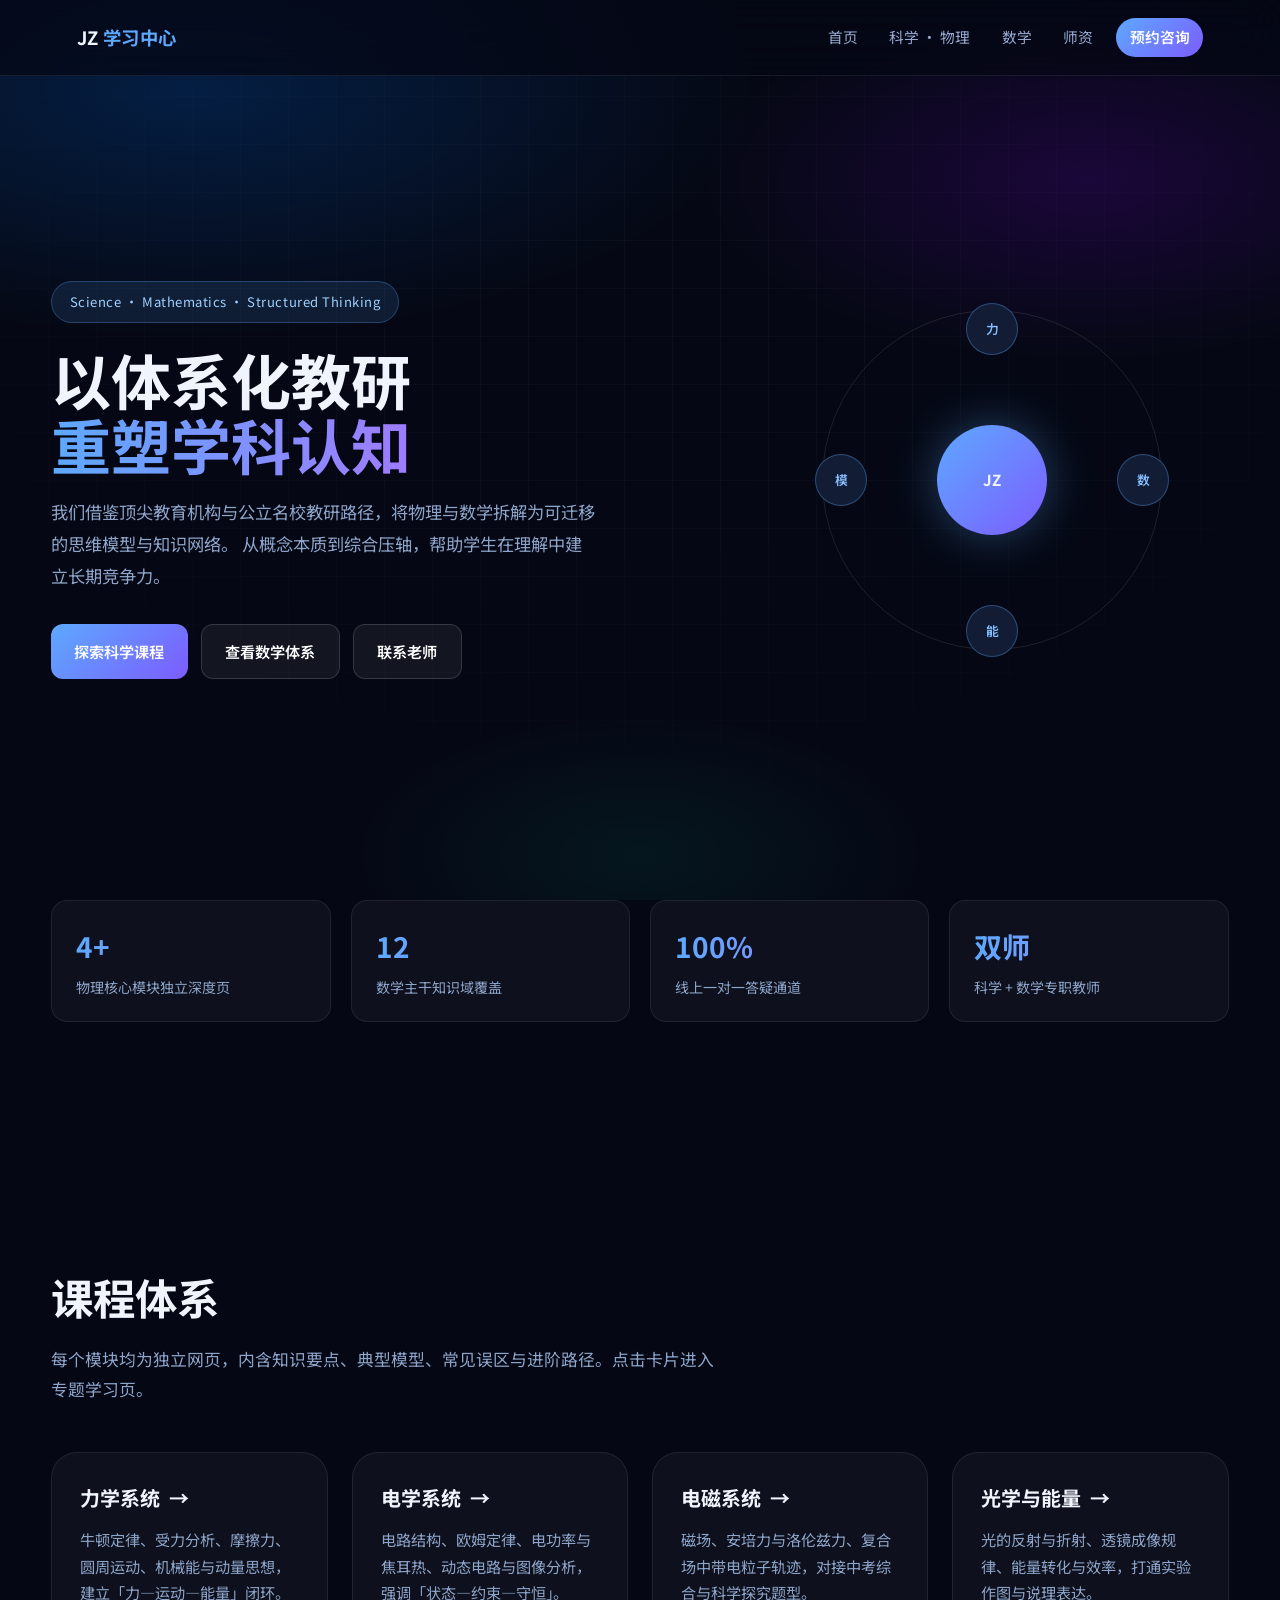
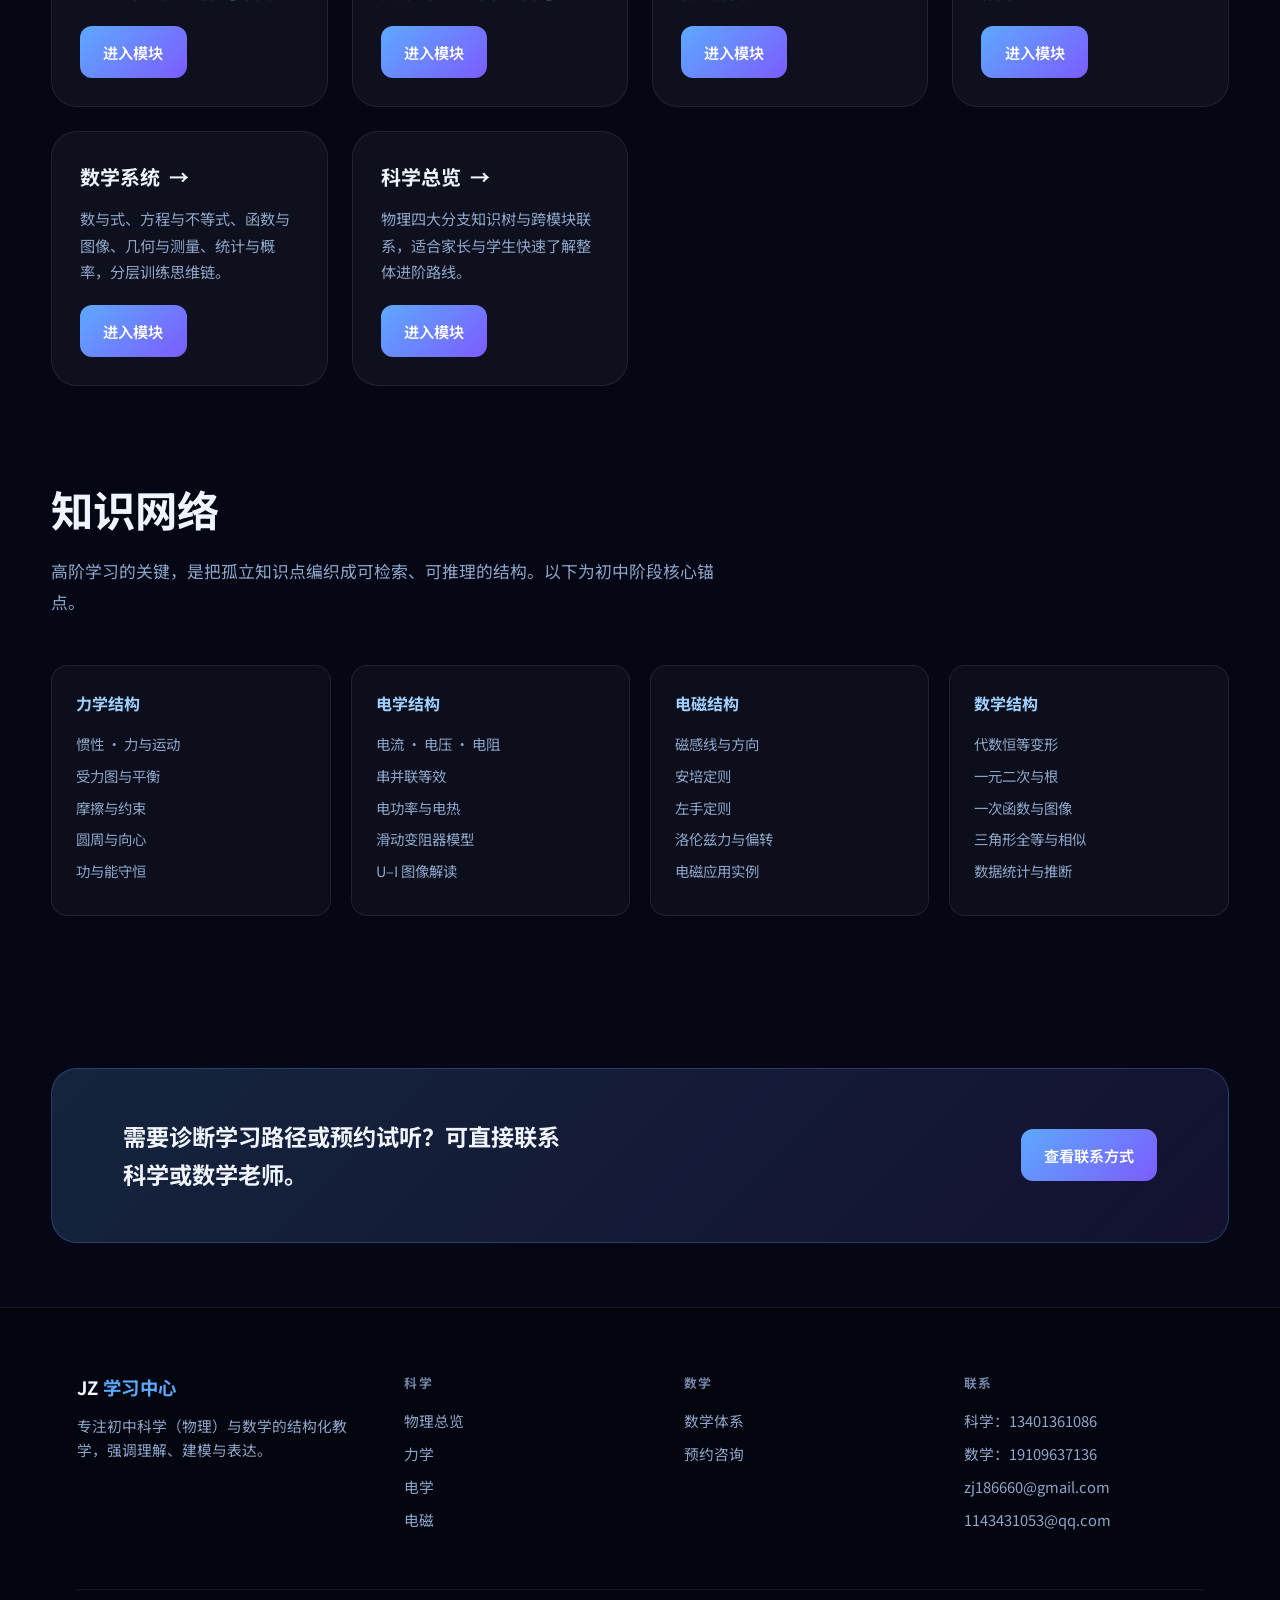
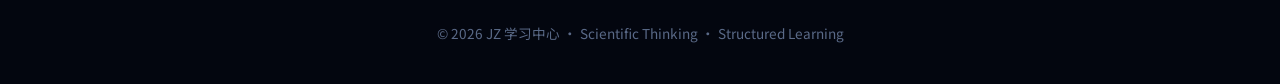
<file: index.html>
<!DOCTYPE html>
<html lang="zh-CN">
<head>
  <meta charset="UTF-8">
  <meta name="viewport" content="width=device-width, initial-scale=1.0">
  <title>JZ 学习中心 | 科学 · 数学 · 结构化思维</title>
  <meta name="description" content="JZ 学习中心：初中物理与数学系统化课程，对标顶尖教研体系，培养科学思维与解题能力。">
  <link rel="preconnect" href="https://fonts.googleapis.com">
  <link rel="preconnect" href="https://fonts.gstatic.com" crossorigin>
  <link href="https://fonts.googleapis.com/css2?family=Inter:wght@400;500;600;700&family=Noto+Sans+SC:wght@400;500;600;700&display=swap" rel="stylesheet">
  <link rel="stylesheet" href="assets/site.css">
</head>
<body>
  <div class="site-bg" aria-hidden="true"></div>
  <div class="site-grid" aria-hidden="true"></div>

  <header>
    <a class="logo" href="index.html">JZ <span>学习中心</span></a>
    <nav>
      <a href="index.html">首页</a>
      <a href="physics.html">科学 · 物理</a>
      <a href="math.html">数学</a>
      <a href="contact.html#teachers">师资</a>
      <a href="contact.html" class="nav-cta">预约咨询</a>
    </nav>
  </header>

  <main>
    <section class="hero">
      <div class="wrap hero-grid">
        <div>
          <span class="tag">Science · Mathematics · Structured Thinking</span>
          <h1>以体系化教研<br><span class="gradient">重塑学科认知</span></h1>
          <p class="lead">
            我们借鉴顶尖教育机构与公立名校教研路径，将物理与数学拆解为可迁移的思维模型与知识网络。
            从概念本质到综合压轴，帮助学生在理解中建立长期竞争力。
          </p>
          <div class="hero-actions">
            <a class="btn btn-primary" href="physics.html">探索科学课程</a>
            <a class="btn btn-ghost" href="math.html">查看数学体系</a>
            <a class="btn btn-ghost" href="contact.html">联系老师</a>
          </div>
        </div>
        <div class="orbit-box" aria-hidden="true">
          <div class="orbit">
            <div class="node n1">力</div>
            <div class="node n2">数</div>
            <div class="node n3">能</div>
            <div class="node n4">模</div>
          </div>
          <div class="center-core">JZ</div>
        </div>
      </div>
    </section>

    <section class="section" style="padding-top:0;">
      <div class="wrap">
        <div class="stats-row">
          <div class="stat"><strong>4+</strong><span>物理核心模块独立深度页</span></div>
          <div class="stat"><strong>12</strong><span>数学主干知识域覆盖</span></div>
          <div class="stat"><strong>100%</strong><span>线上一对一答疑通道</span></div>
          <div class="stat"><strong>双师</strong><span>科学 + 数学专职教师</span></div>
        </div>
      </div>
    </section>

    <section class="section" id="courses">
      <div class="wrap">
        <div class="section-head">
          <h2 class="section-title">课程体系</h2>
          <p class="section-sub">
            每个模块均为独立网页，内含知识要点、典型模型、常见误区与进阶路径。点击卡片进入专题学习页。
          </p>
        </div>
        <div class="cards">
          <a class="card card-link" href="mechanics.html">
            <h3>力学系统 <span class="arrow">→</span></h3>
            <p>牛顿定律、受力分析、摩擦力、圆周运动、机械能与动量思想，建立「力—运动—能量」闭环。</p>
            <span class="btn btn-primary">进入模块</span>
          </a>
          <a class="card card-link" href="electricity.html">
            <h3>电学系统 <span class="arrow">→</span></h3>
            <p>电路结构、欧姆定律、电功率与焦耳热、动态电路与图像分析，强调「状态—约束—守恒」。</p>
            <span class="btn btn-primary">进入模块</span>
          </a>
          <a class="card card-link" href="electromagnetism.html">
            <h3>电磁系统 <span class="arrow">→</span></h3>
            <p>磁场、安培力与洛伦兹力、复合场中带电粒子轨迹，对接中考综合与科学探究题型。</p>
            <span class="btn btn-primary">进入模块</span>
          </a>
          <a class="card card-link" href="optics-energy.html">
            <h3>光学与能量 <span class="arrow">→</span></h3>
            <p>光的反射与折射、透镜成像规律、能量转化与效率，打通实验作图与说理表达。</p>
            <span class="btn btn-primary">进入模块</span>
          </a>
          <a class="card card-link" href="math.html">
            <h3>数学系统 <span class="arrow">→</span></h3>
            <p>数与式、方程与不等式、函数与图像、几何与测量、统计与概率，分层训练思维链。</p>
            <span class="btn btn-primary">进入模块</span>
          </a>
          <a class="card card-link" href="physics.html">
            <h3>科学总览 <span class="arrow">→</span></h3>
            <p>物理四大分支知识树与跨模块联系，适合家长与学生快速了解整体进阶路线。</p>
            <span class="btn btn-primary">进入模块</span>
          </a>
        </div>
      </div>
    </section>

    <section class="section" id="knowledge" style="padding-top:0;">
      <div class="wrap">
        <div class="section-head">
          <h2 class="section-title">知识网络</h2>
          <p class="section-sub">高阶学习的关键，是把孤立知识点编织成可检索、可推理的结构。以下为初中阶段核心锚点。</p>
        </div>
        <div class="map-grid">
          <div class="map-item">
            <h4>力学结构</h4>
            <ul>
              <li>惯性 · 力与运动</li>
              <li>受力图与平衡</li>
              <li>摩擦与约束</li>
              <li>圆周与向心</li>
              <li>功与能守恒</li>
            </ul>
          </div>
          <div class="map-item">
            <h4>电学结构</h4>
            <ul>
              <li>电流 · 电压 · 电阻</li>
              <li>串并联等效</li>
              <li>电功率与电热</li>
              <li>滑动变阻器模型</li>
              <li>U–I 图像解读</li>
            </ul>
          </div>
          <div class="map-item">
            <h4>电磁结构</h4>
            <ul>
              <li>磁感线与方向</li>
              <li>安培定则</li>
              <li>左手定则</li>
              <li>洛伦兹力与偏转</li>
              <li>电磁应用实例</li>
            </ul>
          </div>
          <div class="map-item">
            <h4>数学结构</h4>
            <ul>
              <li>代数恒等变形</li>
              <li>一元二次与根</li>
              <li>一次函数与图像</li>
              <li>三角形全等与相似</li>
              <li>数据统计与推断</li>
            </ul>
          </div>
        </div>
      </div>
    </section>

    <div class="wrap">
      <div class="cta-strip">
        <h2>需要诊断学习路径或预约试听？可直接联系科学或数学老师。</h2>
        <div class="hero-actions" style="margin:0;">
          <a class="btn btn-primary" href="contact.html">查看联系方式</a>
        </div>
      </div>
    </div>
  </main>

  <footer class="site-footer">
    <div class="footer-grid">
      <div class="footer-brand">
        <a class="logo" href="index.html">JZ <span>学习中心</span></a>
        <p>专注初中科学（物理）与数学的结构化教学，强调理解、建模与表达。</p>
      </div>
      <div class="footer-col">
        <h4>科学</h4>
        <a href="physics.html">物理总览</a>
        <a href="mechanics.html">力学</a>
        <a href="electricity.html">电学</a>
        <a href="electromagnetism.html">电磁</a>
      </div>
      <div class="footer-col">
        <h4>数学</h4>
        <a href="math.html">数学体系</a>
        <a href="contact.html">预约咨询</a>
      </div>
      <div class="footer-col">
        <h4>联系</h4>
        <p>科学：13401361086</p>
        <p>数学：19109637136</p>
        <a href="mailto:zj186660@gmail.com">zj186660@gmail.com</a>
        <a href="mailto:1143431053@qq.com">1143431053@qq.com</a>
      </div>
    </div>
    <div class="footer-bottom">© 2026 JZ 学习中心 · Scientific Thinking · Structured Learning</div>
  </footer>
</body>
</html>
</file>
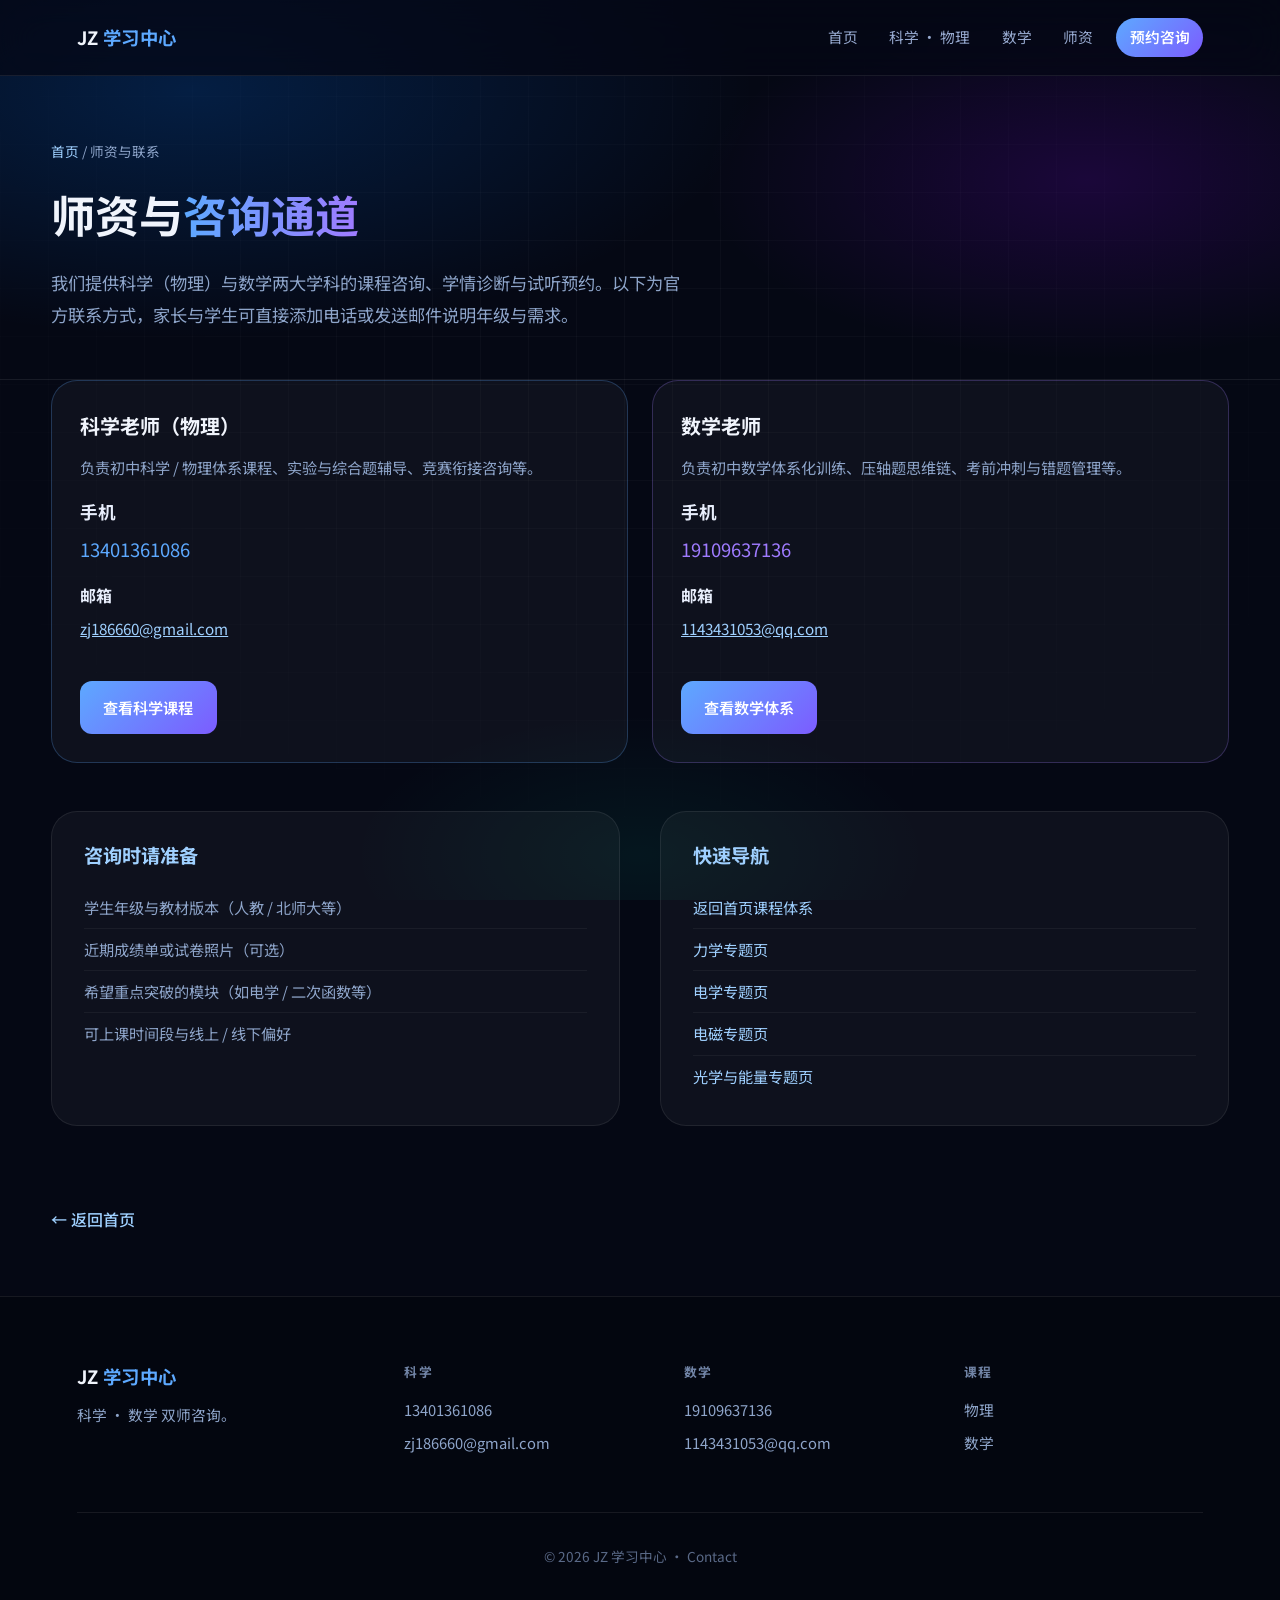
<file: contact.html>
<!DOCTYPE html>
<html lang="zh-CN">
<head>
  <meta charset="UTF-8">
  <meta name="viewport" content="width=device-width, initial-scale=1.0">
  <title>师资与联系 | JZ 学习中心</title>
  <meta name="description" content="JZ 学习中心科学老师与数学老师的电话、邮箱及咨询说明。">
  <link rel="preconnect" href="https://fonts.googleapis.com">
  <link rel="preconnect" href="https://fonts.gstatic.com" crossorigin>
  <link href="https://fonts.googleapis.com/css2?family=Inter:wght@400;500;600;700&family=Noto+Sans+SC:wght@400;500;600;700&display=swap" rel="stylesheet">
  <link rel="stylesheet" href="assets/site.css">
</head>
<body>
  <div class="site-bg" aria-hidden="true"></div>
  <div class="site-grid" aria-hidden="true"></div>

  <header>
    <a class="logo" href="index.html">JZ <span>学习中心</span></a>
    <nav>
      <a href="index.html">首页</a>
      <a href="physics.html">科学 · 物理</a>
      <a href="math.html">数学</a>
      <a href="contact.html#teachers">师资</a>
      <a href="contact.html" class="nav-cta">预约咨询</a>
    </nav>
  </header>

  <main>
    <section class="page-hero">
      <div class="wrap">
        <p class="breadcrumb"><a href="index.html">首页</a> / 师资与联系</p>
        <h1>师资与<span class="gradient">咨询通道</span></h1>
        <p class="lead" style="max-width:40rem;">
          我们提供科学（物理）与数学两大学科的课程咨询、学情诊断与试听预约。以下为官方联系方式，家长与学生可直接添加电话或发送邮件说明年级与需求。
        </p>
      </div>
    </section>

    <section class="content-block" id="teachers" style="padding-top:0;">
      <div class="wrap">
        <div class="cards" style="grid-template-columns:repeat(auto-fit,minmax(300px,1fr));">
          <div class="card" id="science" style="border-color:rgba(93,169,255,0.25);">
            <h3>科学老师（物理）</h3>
            <p style="margin-bottom:1rem;">负责初中科学 / 物理体系课程、实验与综合题辅导、竞赛衔接咨询等。</p>
            <p style="color:#e8eefc;font-size:1.1rem;margin-bottom:0.35rem;"><strong>手机</strong></p>
            <p style="margin-bottom:1rem;"><a href="tel:13401361086" style="color:var(--accent);text-decoration:none;font-size:1.15rem;">13401361086</a></p>
            <p style="color:#e8eefc;font-size:1rem;margin-bottom:0.35rem;"><strong>邮箱</strong></p>
            <p><a href="mailto:zj186660@gmail.com" style="color:#9fd0ff;">zj186660@gmail.com</a></p>
            <div style="margin-top:1.25rem;">
              <a class="btn btn-primary" href="physics.html">查看科学课程</a>
            </div>
          </div>
          <div class="card" id="math" style="border-color:rgba(159,123,255,0.25);">
            <h3>数学老师</h3>
            <p style="margin-bottom:1rem;">负责初中数学体系化训练、压轴题思维链、考前冲刺与错题管理等。</p>
            <p style="color:#e8eefc;font-size:1.1rem;margin-bottom:0.35rem;"><strong>手机</strong></p>
            <p style="margin-bottom:1rem;"><a href="tel:19109637136" style="color:var(--accent2);text-decoration:none;font-size:1.15rem;">19109637136</a></p>
            <p style="color:#e8eefc;font-size:1rem;margin-bottom:0.35rem;"><strong>邮箱</strong></p>
            <p><a href="mailto:1143431053@qq.com" style="color:#9fd0ff;">1143431053@qq.com</a></p>
            <div style="margin-top:1.25rem;">
              <a class="btn btn-primary" href="math.html">查看数学体系</a>
            </div>
          </div>
        </div>
      </div>
    </section>

    <section class="content-block" style="padding-top:0;">
      <div class="wrap two-col">
        <div class="panel">
          <h2>咨询时请准备</h2>
          <ul>
            <li>学生年级与教材版本（人教 / 北师大等）</li>
            <li>近期成绩单或试卷照片（可选）</li>
            <li>希望重点突破的模块（如电学 / 二次函数等）</li>
            <li>可上课时间段与线上 / 线下偏好</li>
          </ul>
        </div>
        <div class="panel">
          <h2>快速导航</h2>
          <ul>
            <li><a href="index.html" style="color:#9fd0ff;text-decoration:none;">返回首页课程体系</a></li>
            <li><a href="mechanics.html" style="color:#9fd0ff;text-decoration:none;">力学专题页</a></li>
            <li><a href="electricity.html" style="color:#9fd0ff;text-decoration:none;">电学专题页</a></li>
            <li><a href="electromagnetism.html" style="color:#9fd0ff;text-decoration:none;">电磁专题页</a></li>
            <li><a href="optics-energy.html" style="color:#9fd0ff;text-decoration:none;">光学与能量专题页</a></li>
          </ul>
        </div>
      </div>
    </section>

    <div class="wrap back-row">
      <a href="index.html">← 返回首页</a>
    </div>
  </main>

  <footer class="site-footer">
    <div class="footer-grid">
      <div class="footer-brand">
        <a class="logo" href="index.html">JZ <span>学习中心</span></a>
        <p>科学 · 数学 双师咨询。</p>
      </div>
      <div class="footer-col">
        <h4>科学</h4>
        <p>13401361086</p>
        <a href="mailto:zj186660@gmail.com">zj186660@gmail.com</a>
      </div>
      <div class="footer-col">
        <h4>数学</h4>
        <p>19109637136</p>
        <a href="mailto:1143431053@qq.com">1143431053@qq.com</a>
      </div>
      <div class="footer-col">
        <h4>课程</h4>
        <a href="physics.html">物理</a>
        <a href="math.html">数学</a>
      </div>
    </div>
    <div class="footer-bottom">© 2026 JZ 学习中心 · Contact</div>
  </footer>
</body>
</html>
</file>
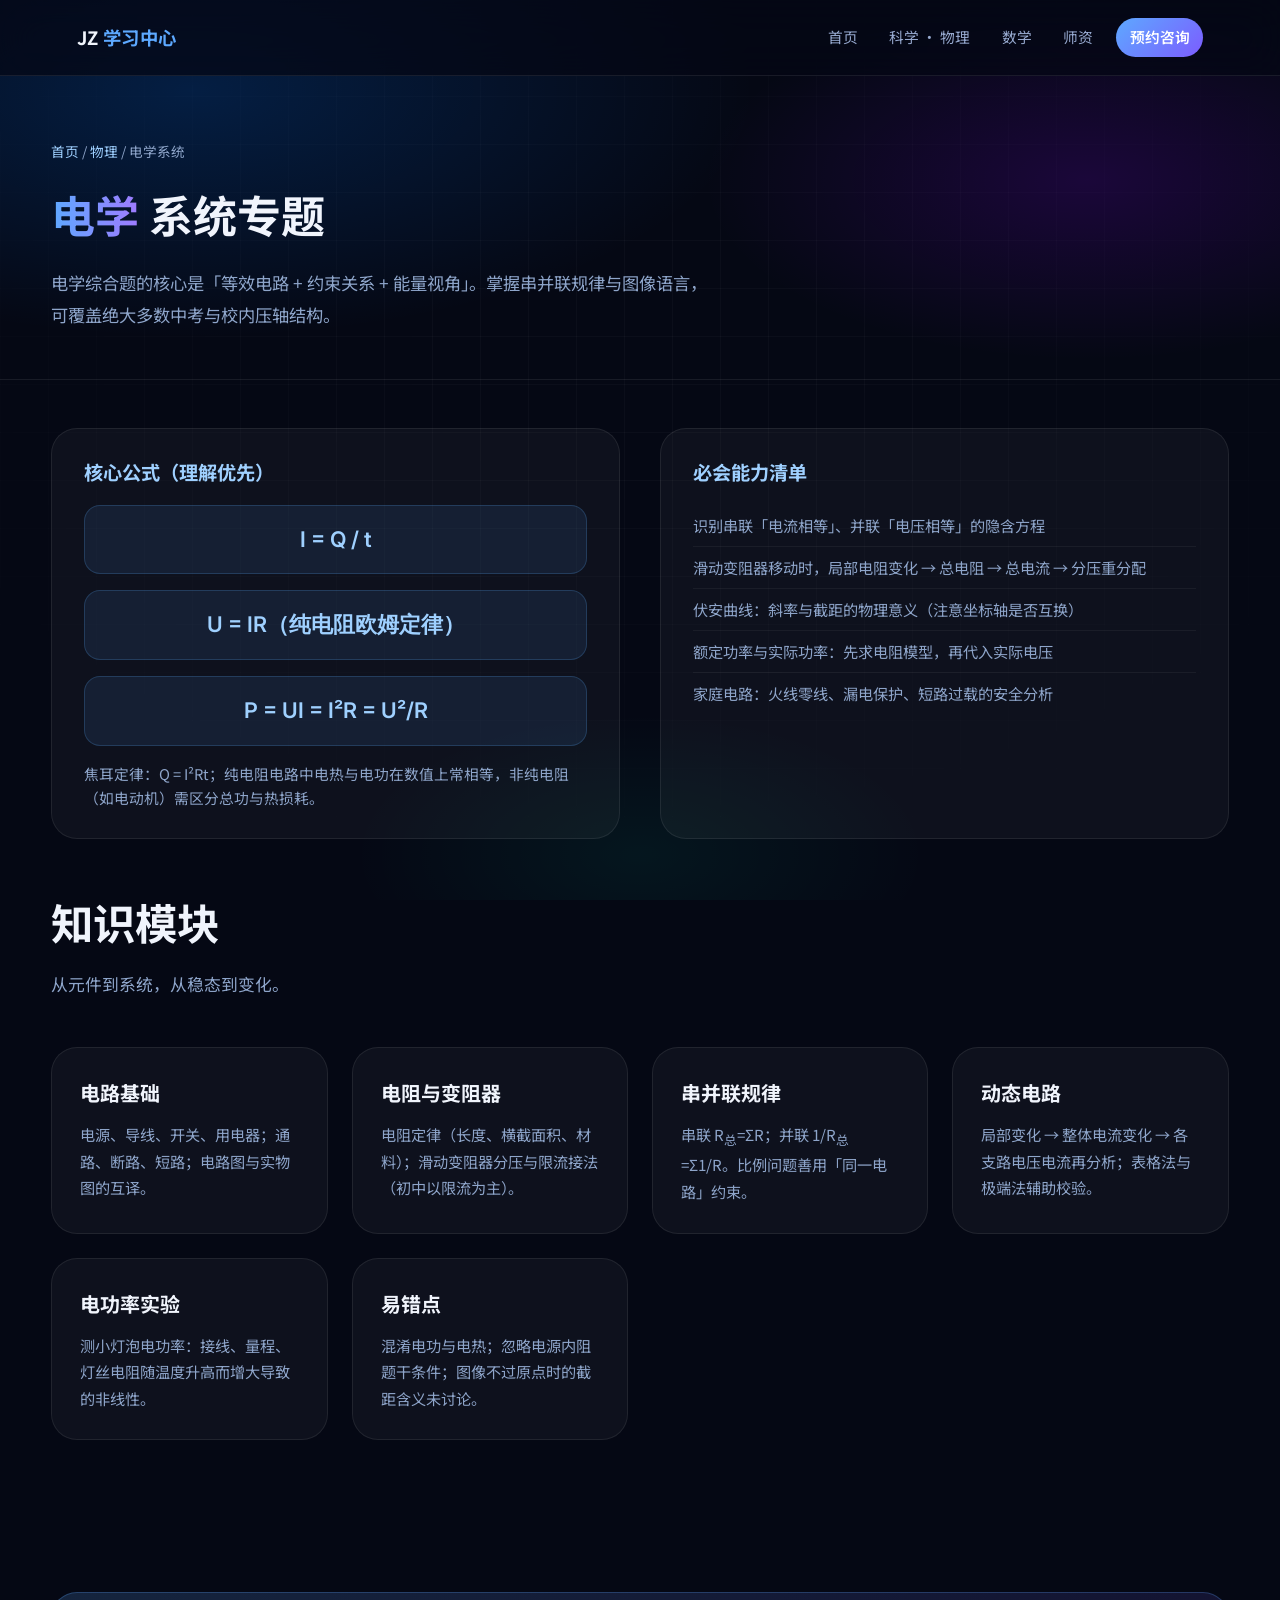
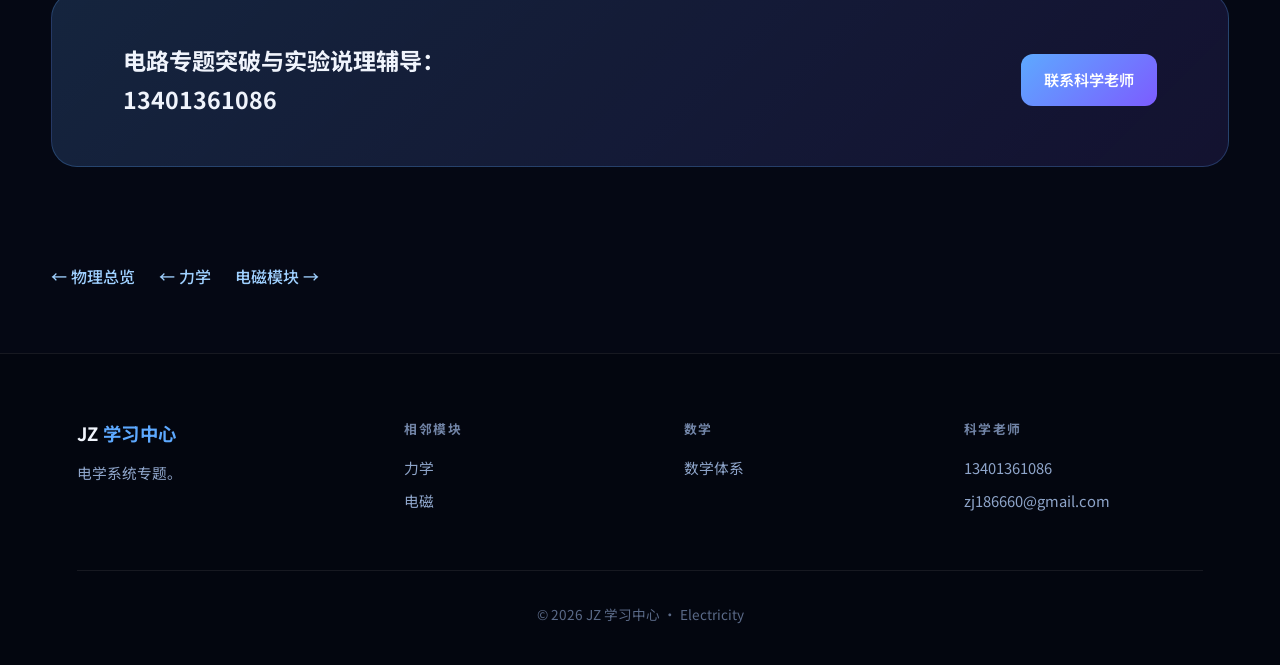
<file: electricity.html>
<!DOCTYPE html>
<html lang="zh-CN">
<head>
  <meta charset="UTF-8">
  <meta name="viewport" content="width=device-width, initial-scale=1.0">
  <title>电学系统 | JZ 学习中心</title>
  <meta name="description" content="电流、电压、电阻、欧姆定律、电功率、串并联与动态电路分析。">
  <link rel="preconnect" href="https://fonts.googleapis.com">
  <link rel="preconnect" href="https://fonts.gstatic.com" crossorigin>
  <link href="https://fonts.googleapis.com/css2?family=Inter:wght@400;500;600;700&family=Noto+Sans+SC:wght@400;500;600;700&display=swap" rel="stylesheet">
  <link rel="stylesheet" href="assets/site.css">
</head>
<body>
  <div class="site-bg" aria-hidden="true"></div>
  <div class="site-grid" aria-hidden="true"></div>

  <header>
    <a class="logo" href="index.html">JZ <span>学习中心</span></a>
    <nav>
      <a href="index.html">首页</a>
      <a href="physics.html">科学 · 物理</a>
      <a href="math.html">数学</a>
      <a href="contact.html#teachers">师资</a>
      <a href="contact.html" class="nav-cta">预约咨询</a>
    </nav>
  </header>

  <main>
    <section class="page-hero">
      <div class="wrap">
        <p class="breadcrumb"><a href="index.html">首页</a> / <a href="physics.html">物理</a> / 电学系统</p>
        <h1><span class="gradient">电学</span> 系统专题</h1>
        <p class="lead" style="max-width:42rem;">
          电学综合题的核心是「等效电路 + 约束关系 + 能量视角」。掌握串并联规律与图像语言，可覆盖绝大多数中考与校内压轴结构。
        </p>
      </div>
    </section>

    <section class="content-block">
      <div class="wrap two-col">
        <div class="panel">
          <h2>核心公式（理解优先）</h2>
          <div class="formula" style="margin-bottom:0.75rem;">I = Q / t</div>
          <div class="formula" style="margin-bottom:0.75rem;">U = IR（纯电阻欧姆定律）</div>
          <div class="formula" style="margin-bottom:0.75rem;">P = UI = I²R = U²/R</div>
          <p style="color:var(--muted);font-size:0.92rem;margin-top:1rem;">焦耳定律：Q = I²Rt；纯电阻电路中电热与电功在数值上常相等，非纯电阻（如电动机）需区分总功与热损耗。</p>
        </div>
        <div class="panel">
          <h2>必会能力清单</h2>
          <ul>
            <li>识别串联「电流相等」、并联「电压相等」的隐含方程</li>
            <li>滑动变阻器移动时，局部电阻变化 → 总电阻 → 总电流 → 分压重分配</li>
            <li>伏安曲线：斜率与截距的物理意义（注意坐标轴是否互换）</li>
            <li>额定功率与实际功率：先求电阻模型，再代入实际电压</li>
            <li>家庭电路：火线零线、漏电保护、短路过载的安全分析</li>
          </ul>
        </div>
      </div>
    </section>

    <section class="section" style="padding-top:0;">
      <div class="wrap">
        <div class="section-head">
          <h2 class="section-title">知识模块</h2>
          <p class="section-sub">从元件到系统，从稳态到变化。</p>
        </div>
        <div class="cards">
          <div class="card">
            <h3>电路基础</h3>
            <p>电源、导线、开关、用电器；通路、断路、短路；电路图与实物图的互译。</p>
          </div>
          <div class="card">
            <h3>电阻与变阻器</h3>
            <p>电阻定律（长度、横截面积、材料）；滑动变阻器分压与限流接法（初中以限流为主）。</p>
          </div>
          <div class="card">
            <h3>串并联规律</h3>
            <p>串联 R<sub>总</sub>=ΣR；并联 1/R<sub>总</sub>=Σ1/R。比例问题善用「同一电路」约束。</p>
          </div>
          <div class="card">
            <h3>动态电路</h3>
            <p>局部变化 → 整体电流变化 → 各支路电压电流再分析；表格法与极端法辅助校验。</p>
          </div>
          <div class="card">
            <h3>电功率实验</h3>
            <p>测小灯泡电功率：接线、量程、灯丝电阻随温度升高而增大导致的非线性。</p>
          </div>
          <div class="card">
            <h3>易错点</h3>
            <p>混淆电功与电热；忽略电源内阻题干条件；图像不过原点时的截距含义未讨论。</p>
          </div>
        </div>
      </div>
    </section>

    <div class="wrap">
      <div class="cta-strip">
        <h2>电路专题突破与实验说理辅导：13401361086</h2>
        <a class="btn btn-primary" href="contact.html#science">联系科学老师</a>
      </div>
    </div>

    <div class="wrap back-row" style="display:flex;gap:1.5rem;flex-wrap:wrap;">
      <a href="physics.html">← 物理总览</a>
      <a href="mechanics.html">← 力学</a>
      <a href="electromagnetism.html">电磁模块 →</a>
    </div>
  </main>

  <footer class="site-footer">
    <div class="footer-grid">
      <div class="footer-brand">
        <a class="logo" href="index.html">JZ <span>学习中心</span></a>
        <p>电学系统专题。</p>
      </div>
      <div class="footer-col">
        <h4>相邻模块</h4>
        <a href="mechanics.html">力学</a>
        <a href="electromagnetism.html">电磁</a>
      </div>
      <div class="footer-col">
        <h4>数学</h4>
        <a href="math.html">数学体系</a>
      </div>
      <div class="footer-col">
        <h4>科学老师</h4>
        <p>13401361086</p>
        <a href="mailto:zj186660@gmail.com">zj186660@gmail.com</a>
      </div>
    </div>
    <div class="footer-bottom">© 2026 JZ 学习中心 · Electricity</div>
  </footer>
</body>
</html>
</file>
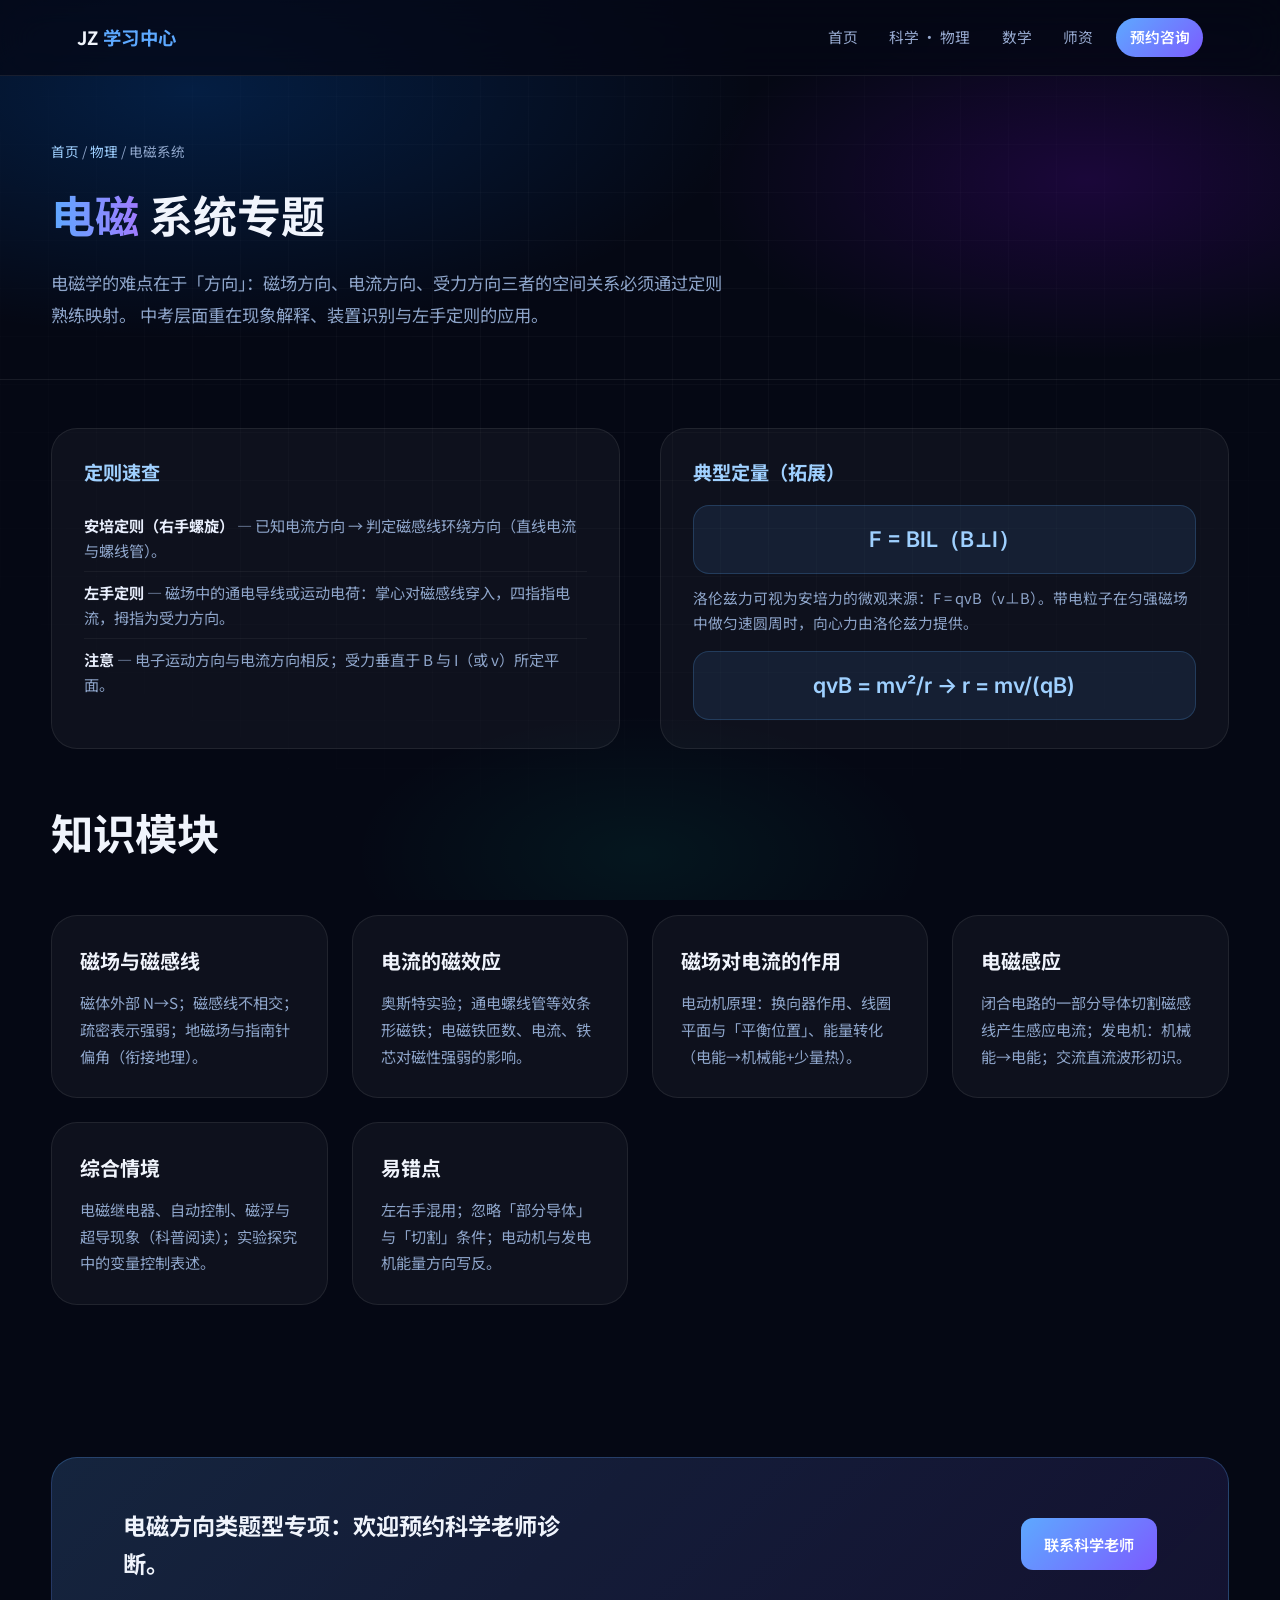
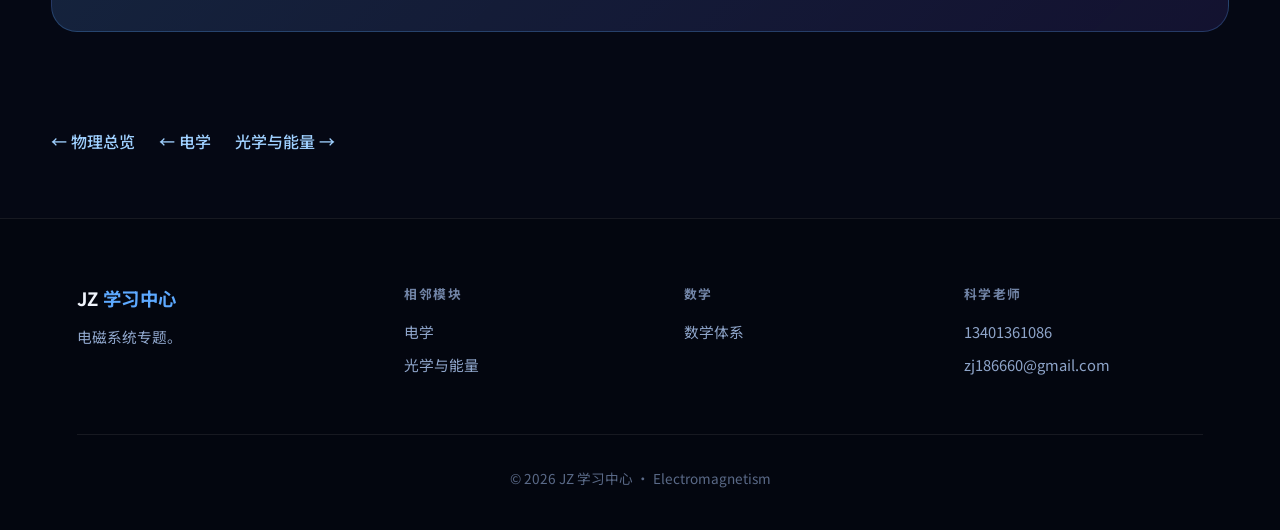
<file: electromagnetism.html>
<!DOCTYPE html>
<html lang="zh-CN">
<head>
  <meta charset="UTF-8">
  <meta name="viewport" content="width=device-width, initial-scale=1.0">
  <title>电磁系统 | JZ 学习中心</title>
  <meta name="description" content="磁场、电流的磁效应、安培力、洛伦兹力、电动机与发电机、电磁铁应用。">
  <link rel="preconnect" href="https://fonts.googleapis.com">
  <link rel="preconnect" href="https://fonts.gstatic.com" crossorigin>
  <link href="https://fonts.googleapis.com/css2?family=Inter:wght@400;500;600;700&family=Noto+Sans+SC:wght@400;500;600;700&display=swap" rel="stylesheet">
  <link rel="stylesheet" href="assets/site.css">
</head>
<body>
  <div class="site-bg" aria-hidden="true"></div>
  <div class="site-grid" aria-hidden="true"></div>

  <header>
    <a class="logo" href="index.html">JZ <span>学习中心</span></a>
    <nav>
      <a href="index.html">首页</a>
      <a href="physics.html">科学 · 物理</a>
      <a href="math.html">数学</a>
      <a href="contact.html#teachers">师资</a>
      <a href="contact.html" class="nav-cta">预约咨询</a>
    </nav>
  </header>

  <main>
    <section class="page-hero">
      <div class="wrap">
        <p class="breadcrumb"><a href="index.html">首页</a> / <a href="physics.html">物理</a> / 电磁系统</p>
        <h1><span class="gradient">电磁</span> 系统专题</h1>
        <p class="lead" style="max-width:42rem;">
          电磁学的难点在于「方向」：磁场方向、电流方向、受力方向三者的空间关系必须通过定则熟练映射。
          中考层面重在现象解释、装置识别与左手定则的应用。
        </p>
      </div>
    </section>

    <section class="content-block">
      <div class="wrap two-col">
        <div class="panel">
          <h2>定则速查</h2>
          <ul>
            <li><strong style="color:#e8eefc;">安培定则（右手螺旋）</strong> — 已知电流方向 → 判定磁感线环绕方向（直线电流与螺线管）。</li>
            <li><strong style="color:#e8eefc;">左手定则</strong> — 磁场中的通电导线或运动电荷：掌心对磁感线穿入，四指指电流，拇指为受力方向。</li>
            <li><strong style="color:#e8eefc;">注意</strong> — 电子运动方向与电流方向相反；受力垂直于 B 与 I（或 v）所定平面。</li>
          </ul>
        </div>
        <div class="panel">
          <h2>典型定量（拓展）</h2>
          <div class="formula">F = BIL（B⊥I）</div>
          <p style="color:var(--muted);font-size:0.92rem;margin-top:0.75rem;">洛伦兹力可视为安培力的微观来源：F = qvB（v⊥B）。带电粒子在匀强磁场中做匀速圆周时，向心力由洛伦兹力提供。</p>
          <div class="formula" style="margin-top:1rem;">qvB = mv²/r → r = mv/(qB)</div>
        </div>
      </div>
    </section>

    <section class="section" style="padding-top:0;">
      <div class="wrap">
        <div class="section-head">
          <h2 class="section-title">知识模块</h2>
        </div>
        <div class="cards">
          <div class="card">
            <h3>磁场与磁感线</h3>
            <p>磁体外部 N→S；磁感线不相交；疏密表示强弱；地磁场与指南针偏角（衔接地理）。</p>
          </div>
          <div class="card">
            <h3>电流的磁效应</h3>
            <p>奥斯特实验；通电螺线管等效条形磁铁；电磁铁匝数、电流、铁芯对磁性强弱的影响。</p>
          </div>
          <div class="card">
            <h3>磁场对电流的作用</h3>
            <p>电动机原理：换向器作用、线圈平面与「平衡位置」、能量转化（电能→机械能+少量热）。</p>
          </div>
          <div class="card">
            <h3>电磁感应</h3>
            <p>闭合电路的一部分导体切割磁感线产生感应电流；发电机：机械能→电能；交流直流波形初识。</p>
          </div>
          <div class="card">
            <h3>综合情境</h3>
            <p>电磁继电器、自动控制、磁浮与超导现象（科普阅读）；实验探究中的变量控制表述。</p>
          </div>
          <div class="card">
            <h3>易错点</h3>
            <p>左右手混用；忽略「部分导体」与「切割」条件；电动机与发电机能量方向写反。</p>
          </div>
        </div>
      </div>
    </section>

    <div class="wrap">
      <div class="cta-strip">
        <h2>电磁方向类题型专项：欢迎预约科学老师诊断。</h2>
        <a class="btn btn-primary" href="contact.html#science">联系科学老师</a>
      </div>
    </div>

    <div class="wrap back-row" style="display:flex;gap:1.5rem;flex-wrap:wrap;">
      <a href="physics.html">← 物理总览</a>
      <a href="electricity.html">← 电学</a>
      <a href="optics-energy.html">光学与能量 →</a>
    </div>
  </main>

  <footer class="site-footer">
    <div class="footer-grid">
      <div class="footer-brand">
        <a class="logo" href="index.html">JZ <span>学习中心</span></a>
        <p>电磁系统专题。</p>
      </div>
      <div class="footer-col">
        <h4>相邻模块</h4>
        <a href="electricity.html">电学</a>
        <a href="optics-energy.html">光学与能量</a>
      </div>
      <div class="footer-col">
        <h4>数学</h4>
        <a href="math.html">数学体系</a>
      </div>
      <div class="footer-col">
        <h4>科学老师</h4>
        <p>13401361086</p>
        <a href="mailto:zj186660@gmail.com">zj186660@gmail.com</a>
      </div>
    </div>
    <div class="footer-bottom">© 2026 JZ 学习中心 · Electromagnetism</div>
  </footer>
</body>
</html>
</file>
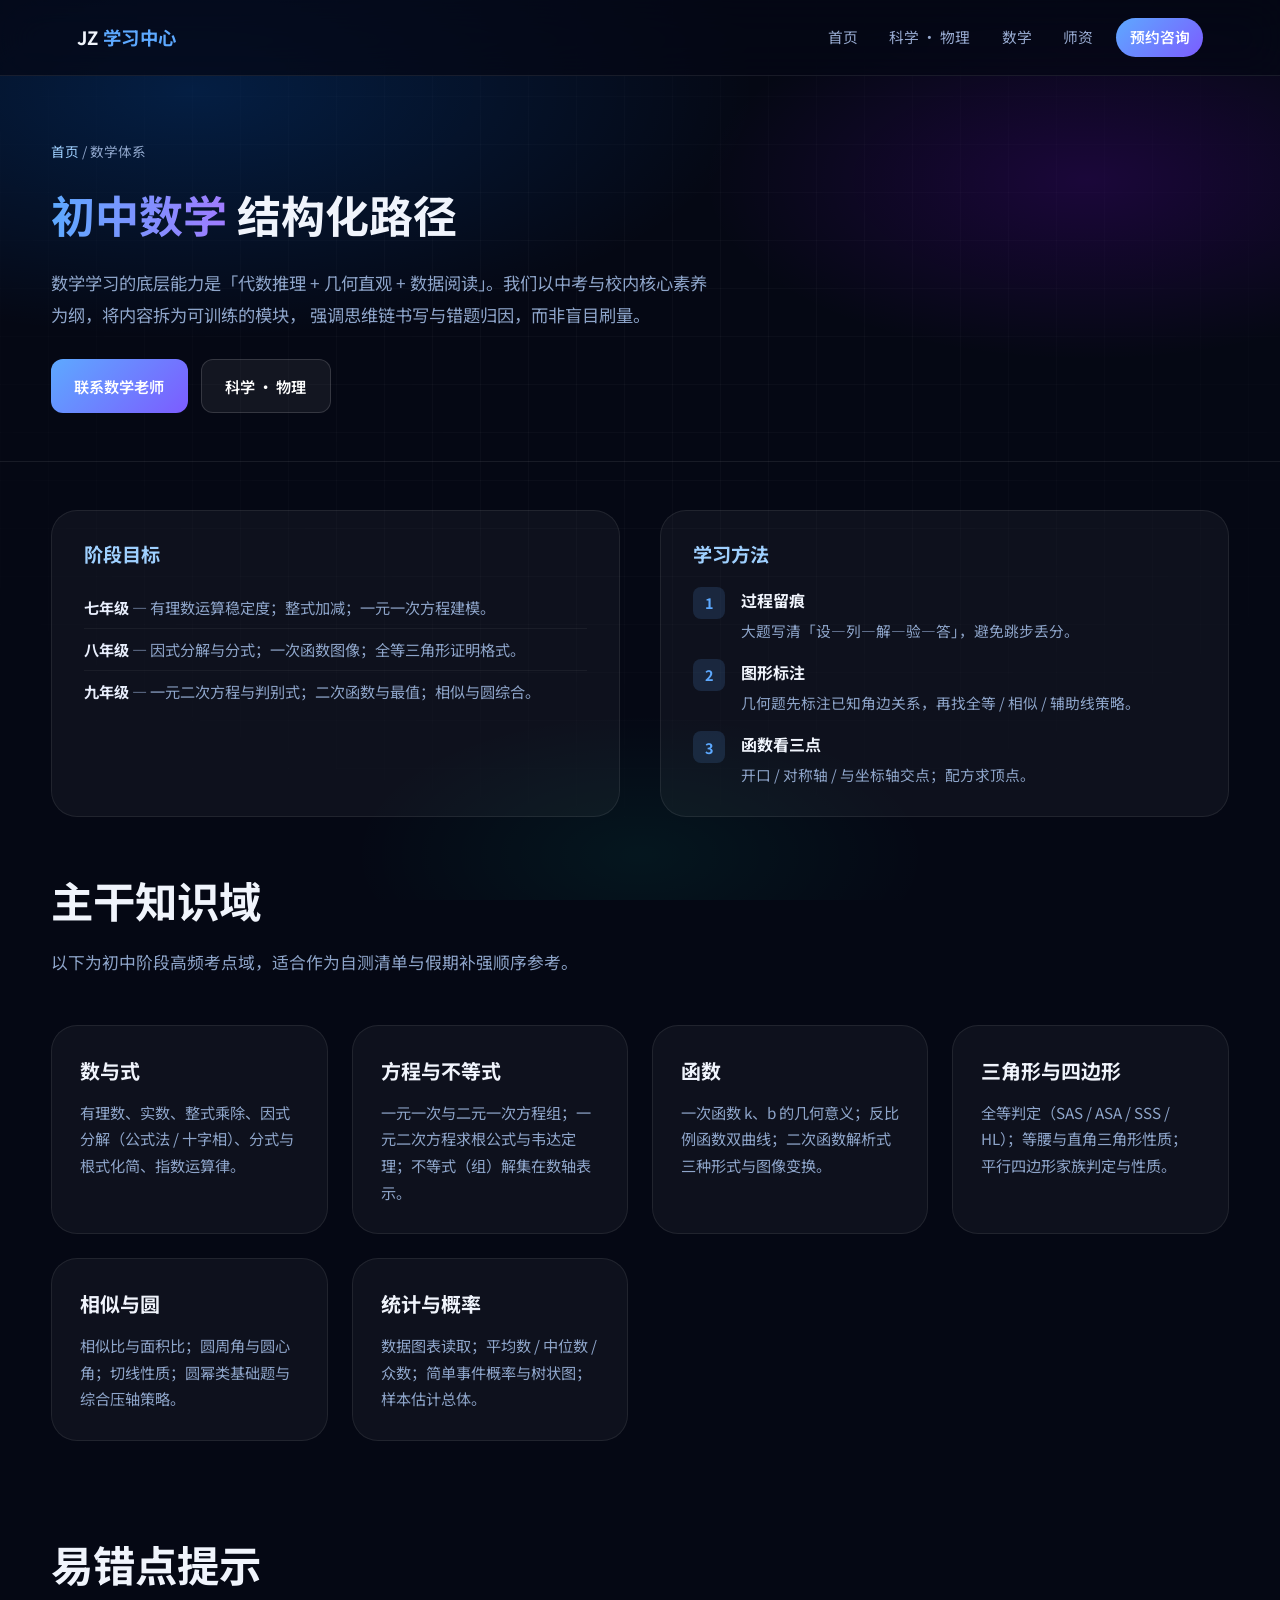
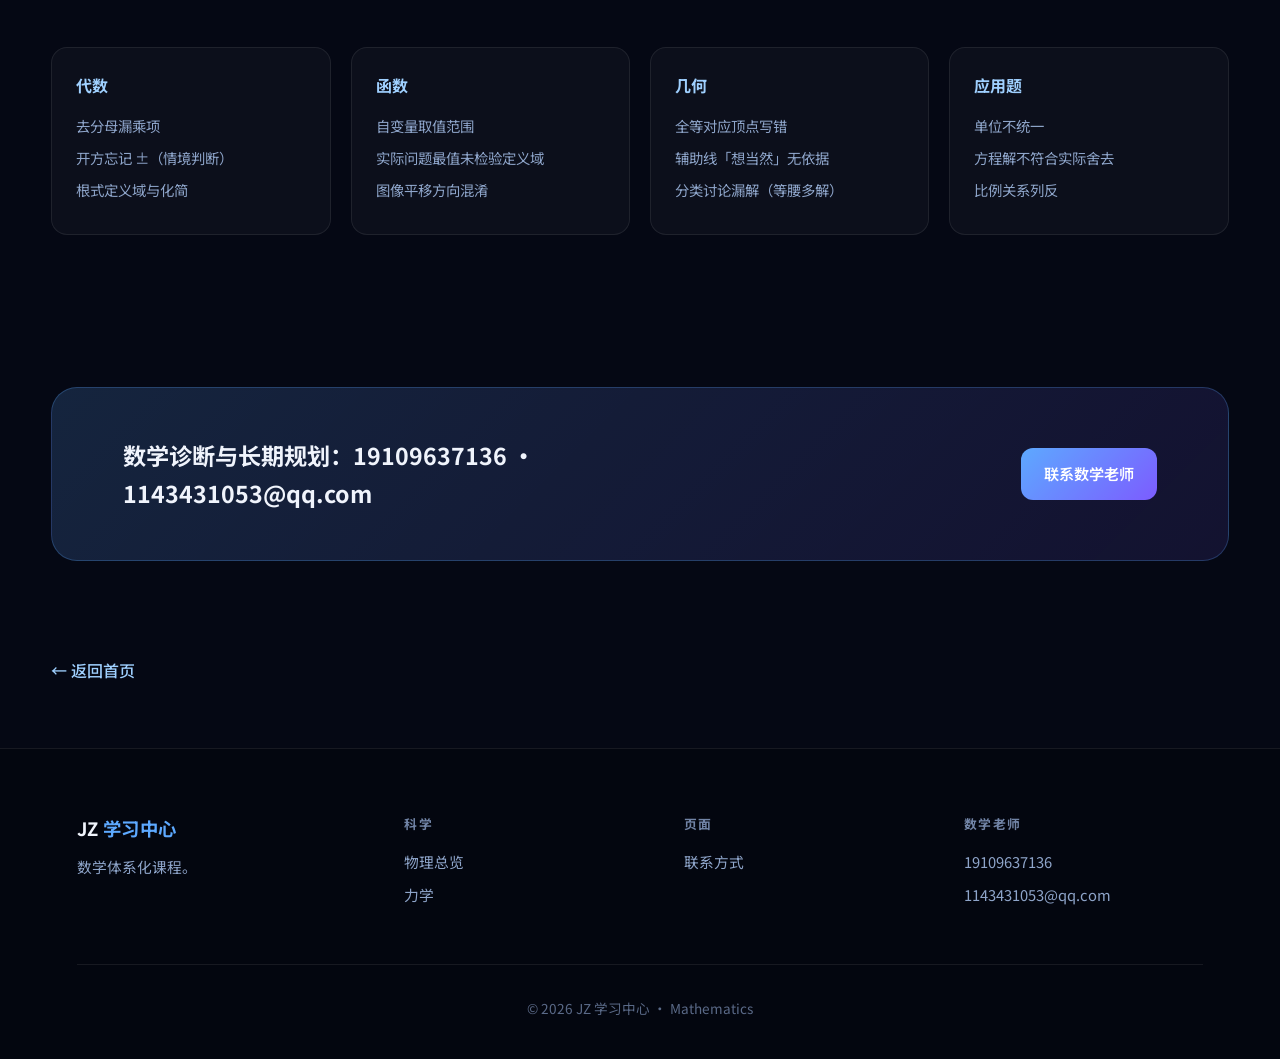
<file: math.html>
<!DOCTYPE html>
<html lang="zh-CN">
<head>
  <meta charset="UTF-8">
  <meta name="viewport" content="width=device-width, initial-scale=1.0">
  <title>数学体系 | JZ 学习中心</title>
  <meta name="description" content="初中数学：数与式、方程与不等式、函数、三角形与四边形、圆、统计与概率等体系化路径。">
  <link rel="preconnect" href="https://fonts.googleapis.com">
  <link rel="preconnect" href="https://fonts.gstatic.com" crossorigin>
  <link href="https://fonts.googleapis.com/css2?family=Inter:wght@400;500;600;700&family=Noto+Sans+SC:wght@400;500;600;700&display=swap" rel="stylesheet">
  <link rel="stylesheet" href="assets/site.css">
</head>
<body>
  <div class="site-bg" aria-hidden="true"></div>
  <div class="site-grid" aria-hidden="true"></div>

  <header>
    <a class="logo" href="index.html">JZ <span>学习中心</span></a>
    <nav>
      <a href="index.html">首页</a>
      <a href="physics.html">科学 · 物理</a>
      <a href="math.html">数学</a>
      <a href="contact.html#teachers">师资</a>
      <a href="contact.html" class="nav-cta">预约咨询</a>
    </nav>
  </header>

  <main>
    <section class="page-hero">
      <div class="wrap">
        <p class="breadcrumb"><a href="index.html">首页</a> / 数学体系</p>
        <h1><span class="gradient">初中数学</span> 结构化路径</h1>
        <p class="lead" style="max-width:42rem;">
          数学学习的底层能力是「代数推理 + 几何直观 + 数据阅读」。我们以中考与校内核心素养为纲，将内容拆为可训练的模块，
          强调思维链书写与错题归因，而非盲目刷量。
        </p>
        <div class="hero-actions" style="margin-top:1.75rem;">
          <a class="btn btn-primary" href="contact.html#math">联系数学老师</a>
          <a class="btn btn-ghost" href="physics.html">科学 · 物理</a>
        </div>
      </div>
    </section>

    <section class="content-block">
      <div class="wrap two-col">
        <div class="panel">
          <h2>阶段目标</h2>
          <ul>
            <li><strong style="color:#e8eefc;">七年级</strong> — 有理数运算稳定度；整式加减；一元一次方程建模。</li>
            <li><strong style="color:#e8eefc;">八年级</strong> — 因式分解与分式；一次函数图像；全等三角形证明格式。</li>
            <li><strong style="color:#e8eefc;">九年级</strong> — 一元二次方程与判别式；二次函数与最值；相似与圆综合。</li>
          </ul>
        </div>
        <div class="panel">
          <h2>学习方法</h2>
          <div class="kpi-list">
            <div class="kpi">
              <span class="kpi-num">1</span>
              <div><h4>过程留痕</h4><p>大题写清「设—列—解—验—答」，避免跳步丢分。</p></div>
            </div>
            <div class="kpi">
              <span class="kpi-num">2</span>
              <div><h4>图形标注</h4><p>几何题先标注已知角边关系，再找全等 / 相似 / 辅助线策略。</p></div>
            </div>
            <div class="kpi">
              <span class="kpi-num">3</span>
              <div><h4>函数看三点</h4><p>开口 / 对称轴 / 与坐标轴交点；配方求顶点。</p></div>
            </div>
          </div>
        </div>
      </div>
    </section>

    <section class="section" style="padding-top:0;">
      <div class="wrap">
        <div class="section-head">
          <h2 class="section-title">主干知识域</h2>
          <p class="section-sub">以下为初中阶段高频考点域，适合作为自测清单与假期补强顺序参考。</p>
        </div>
        <div class="cards">
          <div class="card">
            <h3>数与式</h3>
            <p>有理数、实数、整式乘除、因式分解（公式法 / 十字相）、分式与根式化简、指数运算律。</p>
          </div>
          <div class="card">
            <h3>方程与不等式</h3>
            <p>一元一次与二元一次方程组；一元二次方程求根公式与韦达定理；不等式（组）解集在数轴表示。</p>
          </div>
          <div class="card">
            <h3>函数</h3>
            <p>一次函数 k、b 的几何意义；反比例函数双曲线；二次函数解析式三种形式与图像变换。</p>
          </div>
          <div class="card">
            <h3>三角形与四边形</h3>
            <p>全等判定（SAS / ASA / SSS / HL）；等腰与直角三角形性质；平行四边形家族判定与性质。</p>
          </div>
          <div class="card">
            <h3>相似与圆</h3>
            <p>相似比与面积比；圆周角与圆心角；切线性质；圆幂类基础题与综合压轴策略。</p>
          </div>
          <div class="card">
            <h3>统计与概率</h3>
            <p>数据图表读取；平均数 / 中位数 / 众数；简单事件概率与树状图；样本估计总体。</p>
          </div>
        </div>
      </div>
    </section>

    <section class="section" style="padding-top:0;">
      <div class="wrap">
        <div class="section-head">
          <h2 class="section-title">易错点提示</h2>
        </div>
        <div class="map-grid">
          <div class="map-item">
            <h4>代数</h4>
            <ul>
              <li>去分母漏乘项</li>
              <li>开方忘记 ±（情境判断）</li>
              <li>根式定义域与化简</li>
            </ul>
          </div>
          <div class="map-item">
            <h4>函数</h4>
            <ul>
              <li>自变量取值范围</li>
              <li>实际问题最值未检验定义域</li>
              <li>图像平移方向混淆</li>
            </ul>
          </div>
          <div class="map-item">
            <h4>几何</h4>
            <ul>
              <li>全等对应顶点写错</li>
              <li>辅助线「想当然」无依据</li>
              <li>分类讨论漏解（等腰多解）</li>
            </ul>
          </div>
          <div class="map-item">
            <h4>应用题</h4>
            <ul>
              <li>单位不统一</li>
              <li>方程解不符合实际舍去</li>
              <li>比例关系列反</li>
            </ul>
          </div>
        </div>
      </div>
    </section>

    <div class="wrap">
      <div class="cta-strip">
        <h2>数学诊断与长期规划：19109637136 · 1143431053@qq.com</h2>
        <a class="btn btn-primary" href="contact.html#math">联系数学老师</a>
      </div>
    </div>

    <div class="wrap back-row">
      <a href="index.html">← 返回首页</a>
    </div>
  </main>

  <footer class="site-footer">
    <div class="footer-grid">
      <div class="footer-brand">
        <a class="logo" href="index.html">JZ <span>学习中心</span></a>
        <p>数学体系化课程。</p>
      </div>
      <div class="footer-col">
        <h4>科学</h4>
        <a href="physics.html">物理总览</a>
        <a href="mechanics.html">力学</a>
      </div>
      <div class="footer-col">
        <h4>页面</h4>
        <a href="contact.html">联系方式</a>
      </div>
      <div class="footer-col">
        <h4>数学老师</h4>
        <p>19109637136</p>
        <a href="mailto:1143431053@qq.com">1143431053@qq.com</a>
      </div>
    </div>
    <div class="footer-bottom">© 2026 JZ 学习中心 · Mathematics</div>
  </footer>
</body>
</html>
</file>
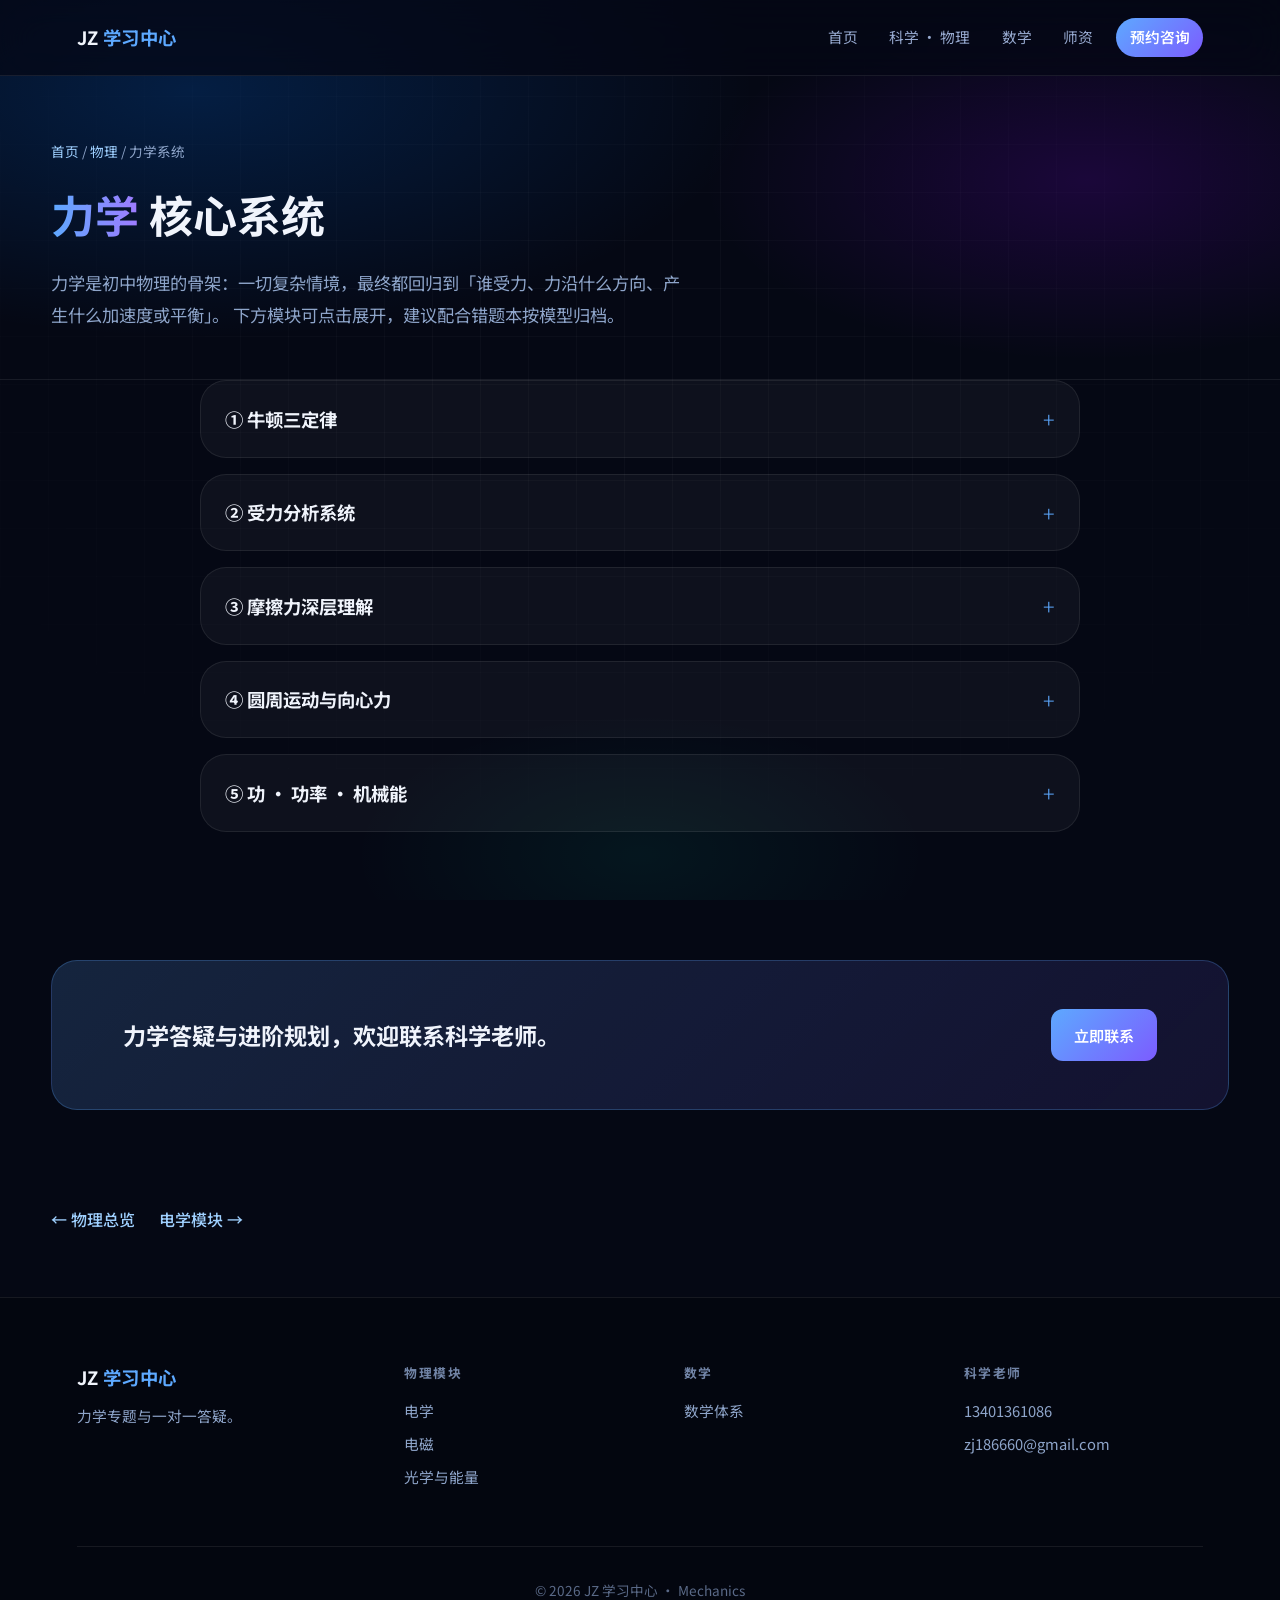
<file: mechanics.html>
<!DOCTYPE html>
<html lang="zh-CN">
<head>
  <meta charset="UTF-8">
  <meta name="viewport" content="width=device-width, initial-scale=1.0">
  <title>力学系统 | JZ 学习中心</title>
  <meta name="description" content="牛顿定律、受力分析、摩擦力、圆周运动与机械能。力学核心知识点与折叠详解。">
  <link rel="preconnect" href="https://fonts.googleapis.com">
  <link rel="preconnect" href="https://fonts.gstatic.com" crossorigin>
  <link href="https://fonts.googleapis.com/css2?family=Inter:wght@400;500;600;700&family=Noto+Sans+SC:wght@400;500;600;700&display=swap" rel="stylesheet">
  <link rel="stylesheet" href="assets/site.css">
</head>
<body>
  <div class="site-bg" aria-hidden="true"></div>
  <div class="site-grid" aria-hidden="true"></div>

  <header>
    <a class="logo" href="index.html">JZ <span>学习中心</span></a>
    <nav>
      <a href="index.html">首页</a>
      <a href="physics.html">科学 · 物理</a>
      <a href="math.html">数学</a>
      <a href="contact.html#teachers">师资</a>
      <a href="contact.html" class="nav-cta">预约咨询</a>
    </nav>
  </header>

  <main>
    <section class="page-hero">
      <div class="wrap">
        <p class="breadcrumb"><a href="index.html">首页</a> / <a href="physics.html">物理</a> / 力学系统</p>
        <h1><span class="gradient">力学</span> 核心系统</h1>
        <p class="lead" style="max-width:40rem;">
          力学是初中物理的骨架：一切复杂情境，最终都回归到「谁受力、力沿什么方向、产生什么加速度或平衡」。
          下方模块可点击展开，建议配合错题本按模型归档。
        </p>
      </div>
    </section>

    <section class="content-block" style="padding-top:0;">
      <div class="wrap" style="max-width:880px;">
        <div class="module">
          <div class="module-header" role="button" tabindex="0" onclick="toggleModule(this)" onkeydown="if(event.key==='Enter'||event.key===' ')toggleModule(this)">
            <h3>① 牛顿三定律</h3>
            <div class="toggle" aria-hidden="true">+</div>
          </div>
          <div class="module-content">
            <div class="module-content-inner">
              <p>牛顿三定律给出「力如何改变运动」的公理体系：第一定律定义惯性；第二定律给出定量关系；第三定律强调相互作用的对偶性。</p>
              <div class="inner-cards">
                <div class="card">
                  <h4>第一定律（惯性）</h4>
                  <p>物体不受外力或合力为零时，保持静止或匀速直线运动。力不是维持运动的原因。</p>
                </div>
                <div class="card">
                  <h4>第二定律</h4>
                  <p>合力与加速度同向；质量是惯性大小的量度。</p>
                  <div class="formula">F<sub>合</sub> = ma</div>
                </div>
                <div class="card">
                  <h4>第三定律</h4>
                  <p>作用力与反作用力等大、反向、共线，作用在不同物体上，不能抵消。</p>
                </div>
              </div>
            </div>
          </div>
        </div>

        <div class="module">
          <div class="module-header" role="button" tabindex="0" onclick="toggleModule(this)" onkeydown="if(event.key==='Enter'||event.key===' ')toggleModule(this)">
            <h3>② 受力分析系统</h3>
            <div class="toggle">+</div>
          </div>
          <div class="module-content">
            <div class="module-content-inner">
              <p>画受力图的三步：选研究对象 → 按场力（重力）→ 按接触力（支持力、拉力、摩擦力）依次添加。每画一个力都要能指出施力物体。</p>
              <div class="inner-cards">
                <div class="card">
                  <h4>重力 G</h4>
                  <p>方向竖直向下，作用点可简化为重心。G = mg。</p>
                </div>
                <div class="card">
                  <h4>支持力 N</h4>
                  <p>垂直接触面指向被支持物体，源于弹性形变。</p>
                </div>
                <div class="card">
                  <h4>摩擦力 f</h4>
                  <p>与相对运动（趋势）方向相反；静摩擦大小由平衡决定，滑动摩擦常用 f = μN。</p>
                </div>
              </div>
            </div>
          </div>
        </div>

        <div class="module">
          <div class="module-header" role="button" tabindex="0" onclick="toggleModule(this)" onkeydown="if(event.key==='Enter'||event.key===' ')toggleModule(this)">
            <h3>③ 摩擦力深层理解</h3>
            <div class="toggle">+</div>
          </div>
          <div class="module-content">
            <div class="module-content-inner">
              <p>摩擦力的方向阻碍的是「相对滑动」或「相对滑动趋势」，与物体对地运动方向可以相同（例如人走路、传送带送物）。</p>
              <div class="inner-cards">
                <div class="card">
                  <h4>静摩擦</h4>
                  <p>大小随外力变化，存在上限 f<sub>max</sub> ≈ μ<sub>s</sub>N。</p>
                </div>
                <div class="card">
                  <h4>滑动摩擦</h4>
                  <p>大小通常取 f = μN；与接触面积无关（初中理想模型）。</p>
                </div>
                <div class="card">
                  <h4>典型误区</h4>
                  <p>认为摩擦力一定阻碍「运动」；忽略摩擦力可以是动力。</p>
                </div>
              </div>
            </div>
          </div>
        </div>

        <div class="module">
          <div class="module-header" role="button" tabindex="0" onclick="toggleModule(this)" onkeydown="if(event.key==='Enter'||event.key===' ')toggleModule(this)">
            <h3>④ 圆周运动与向心力</h3>
            <div class="toggle">+</div>
          </div>
          <div class="module-content">
            <div class="module-content-inner">
              <p>匀速圆周运动速度大小不变、方向时刻改变，必有指向圆心的合力——向心力是效果力，由某个或几个实际力的合力提供。</p>
              <div class="formula">F<sub>向</sub> = m v² / r = m ω² r</div>
              <div class="inner-cards">
                <div class="card"><h4>圆锥摆</h4><p>拉力与重力的合力提供向心力。</p></div>
                <div class="card"><h4>转弯</h4><p>静摩擦或轨道弹力提供向心力。</p></div>
                <div class="card"><h4>桥顶 / 凹底</h4><p>注意超重失重与弹力方向。</p></div>
              </div>
            </div>
          </div>
        </div>

        <div class="module">
          <div class="module-header" role="button" tabindex="0" onclick="toggleModule(this)" onkeydown="if(event.key==='Enter'||event.key===' ')toggleModule(this)">
            <h3>⑤ 功 · 功率 · 机械能</h3>
            <div class="toggle">+</div>
          </div>
          <div class="module-content">
            <div class="module-content-inner">
              <p>功是力在空间上的累积：W = Fs cosθ。功率 P = W/t = Fv（沿力与速度同向时）。动能定理：合外力做功等于动能变化。</p>
              <div class="formula">E<sub>k</sub> = ½mv² · E<sub>p</sub> = mgh（近地）</div>
              <p style="margin-top:1rem;">只有重力（或弹力）做功时，系统机械能守恒；有摩擦等非保守力做功时，机械能转化为内能。</p>
            </div>
          </div>
        </div>
      </div>
    </section>

    <div class="wrap">
      <div class="cta-strip">
        <h2>力学答疑与进阶规划，欢迎联系科学老师。</h2>
        <a class="btn btn-primary" href="contact.html#science">立即联系</a>
      </div>
    </div>

    <div class="wrap back-row" style="display:flex;gap:1.5rem;flex-wrap:wrap;">
      <a href="physics.html">← 物理总览</a>
      <a href="electricity.html">电学模块 →</a>
    </div>
  </main>

  <footer class="site-footer">
    <div class="footer-grid">
      <div class="footer-brand">
        <a class="logo" href="index.html">JZ <span>学习中心</span></a>
        <p>力学专题与一对一答疑。</p>
      </div>
      <div class="footer-col">
        <h4>物理模块</h4>
        <a href="electricity.html">电学</a>
        <a href="electromagnetism.html">电磁</a>
        <a href="optics-energy.html">光学与能量</a>
      </div>
      <div class="footer-col">
        <h4>数学</h4>
        <a href="math.html">数学体系</a>
      </div>
      <div class="footer-col">
        <h4>科学老师</h4>
        <p>13401361086</p>
        <a href="mailto:zj186660@gmail.com">zj186660@gmail.com</a>
      </div>
    </div>
    <div class="footer-bottom">© 2026 JZ 学习中心 · Mechanics</div>
  </footer>

  <script>
    function toggleModule(header) {
      const content = header.nextElementSibling;
      const toggle = header.querySelector(".toggle");
      if (!content || !toggle) return;
      if (content.style.maxHeight) {
        content.style.maxHeight = "";
        toggle.textContent = "+";
      } else {
        content.style.maxHeight = content.scrollHeight + "px";
        toggle.textContent = "−";
      }
    }
  </script>
</body>
</html>
</file>
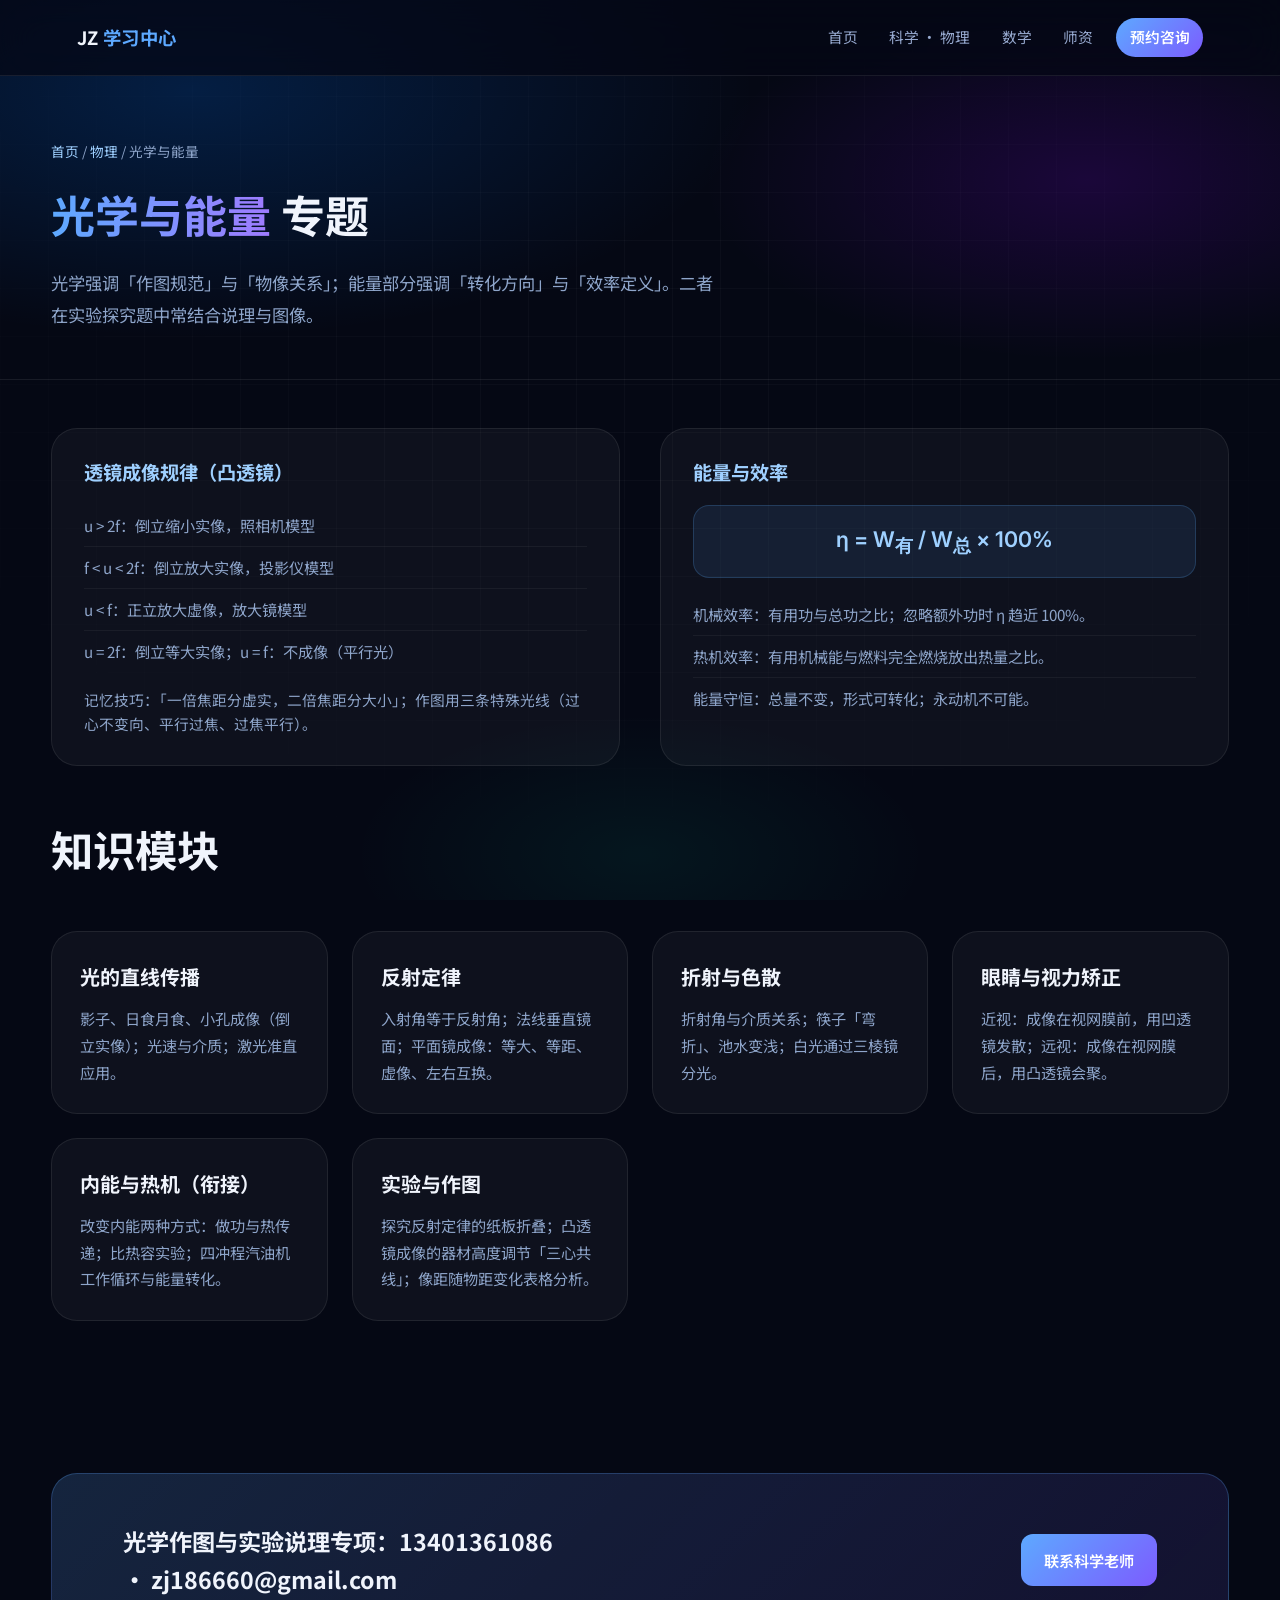
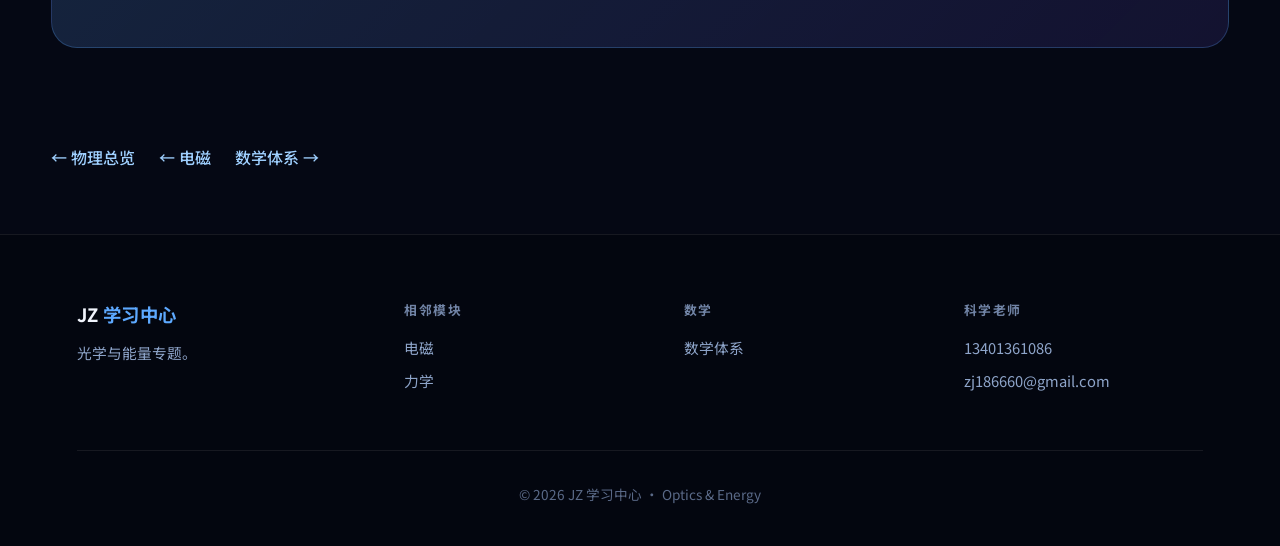
<file: optics-energy.html>
<!DOCTYPE html>
<html lang="zh-CN">
<head>
  <meta charset="UTF-8">
  <meta name="viewport" content="width=device-width, initial-scale=1.0">
  <title>光学与能量 | JZ 学习中心</title>
  <meta name="description" content="光的反射与折射、透镜成像、能量转化与效率、热与内能衔接。">
  <link rel="preconnect" href="https://fonts.googleapis.com">
  <link rel="preconnect" href="https://fonts.gstatic.com" crossorigin>
  <link href="https://fonts.googleapis.com/css2?family=Inter:wght@400;500;600;700&family=Noto+Sans+SC:wght@400;500;600;700&display=swap" rel="stylesheet">
  <link rel="stylesheet" href="assets/site.css">
</head>
<body>
  <div class="site-bg" aria-hidden="true"></div>
  <div class="site-grid" aria-hidden="true"></div>

  <header>
    <a class="logo" href="index.html">JZ <span>学习中心</span></a>
    <nav>
      <a href="index.html">首页</a>
      <a href="physics.html">科学 · 物理</a>
      <a href="math.html">数学</a>
      <a href="contact.html#teachers">师资</a>
      <a href="contact.html" class="nav-cta">预约咨询</a>
    </nav>
  </header>

  <main>
    <section class="page-hero">
      <div class="wrap">
        <p class="breadcrumb"><a href="index.html">首页</a> / <a href="physics.html">物理</a> / 光学与能量</p>
        <h1><span class="gradient">光学与能量</span> 专题</h1>
        <p class="lead" style="max-width:42rem;">
          光学强调「作图规范」与「物像关系」；能量部分强调「转化方向」与「效率定义」。二者在实验探究题中常结合说理与图像。
        </p>
      </div>
    </section>

    <section class="content-block">
      <div class="wrap two-col">
        <div class="panel">
          <h2>透镜成像规律（凸透镜）</h2>
          <ul>
            <li>u &gt; 2f：倒立缩小实像，照相机模型</li>
            <li>f &lt; u &lt; 2f：倒立放大实像，投影仪模型</li>
            <li>u &lt; f：正立放大虚像，放大镜模型</li>
            <li>u = 2f：倒立等大实像；u = f：不成像（平行光）</li>
          </ul>
          <p style="color:var(--muted);font-size:0.92rem;margin-top:1rem;">记忆技巧：「一倍焦距分虚实，二倍焦距分大小」；作图用三条特殊光线（过心不变向、平行过焦、过焦平行）。</p>
        </div>
        <div class="panel">
          <h2>能量与效率</h2>
          <div class="formula">η = W<sub>有</sub> / W<sub>总</sub> × 100%</div>
          <ul style="margin-top:1rem;">
            <li>机械效率：有用功与总功之比；忽略额外功时 η 趋近 100%。</li>
            <li>热机效率：有用机械能与燃料完全燃烧放出热量之比。</li>
            <li>能量守恒：总量不变，形式可转化；永动机不可能。</li>
          </ul>
        </div>
      </div>
    </section>

    <section class="section" style="padding-top:0;">
      <div class="wrap">
        <div class="section-head">
          <h2 class="section-title">知识模块</h2>
        </div>
        <div class="cards">
          <div class="card">
            <h3>光的直线传播</h3>
            <p>影子、日食月食、小孔成像（倒立实像）；光速与介质；激光准直应用。</p>
          </div>
          <div class="card">
            <h3>反射定律</h3>
            <p>入射角等于反射角；法线垂直镜面；平面镜成像：等大、等距、虚像、左右互换。</p>
          </div>
          <div class="card">
            <h3>折射与色散</h3>
            <p>折射角与介质关系；筷子「弯折」、池水变浅；白光通过三棱镜分光。</p>
          </div>
          <div class="card">
            <h3>眼睛与视力矫正</h3>
            <p>近视：成像在视网膜前，用凹透镜发散；远视：成像在视网膜后，用凸透镜会聚。</p>
          </div>
          <div class="card">
            <h3>内能与热机（衔接）</h3>
            <p>改变内能两种方式：做功与热传递；比热容实验；四冲程汽油机工作循环与能量转化。</p>
          </div>
          <div class="card">
            <h3>实验与作图</h3>
            <p>探究反射定律的纸板折叠；凸透镜成像的器材高度调节「三心共线」；像距随物距变化表格分析。</p>
          </div>
        </div>
      </div>
    </section>

    <div class="wrap">
      <div class="cta-strip">
        <h2>光学作图与实验说理专项：13401361086 · zj186660@gmail.com</h2>
        <a class="btn btn-primary" href="contact.html#science">联系科学老师</a>
      </div>
    </div>

    <div class="wrap back-row" style="display:flex;gap:1.5rem;flex-wrap:wrap;">
      <a href="physics.html">← 物理总览</a>
      <a href="electromagnetism.html">← 电磁</a>
      <a href="math.html">数学体系 →</a>
    </div>
  </main>

  <footer class="site-footer">
    <div class="footer-grid">
      <div class="footer-brand">
        <a class="logo" href="index.html">JZ <span>学习中心</span></a>
        <p>光学与能量专题。</p>
      </div>
      <div class="footer-col">
        <h4>相邻模块</h4>
        <a href="electromagnetism.html">电磁</a>
        <a href="mechanics.html">力学</a>
      </div>
      <div class="footer-col">
        <h4>数学</h4>
        <a href="math.html">数学体系</a>
      </div>
      <div class="footer-col">
        <h4>科学老师</h4>
        <p>13401361086</p>
        <a href="mailto:zj186660@gmail.com">zj186660@gmail.com</a>
      </div>
    </div>
    <div class="footer-bottom">© 2026 JZ 学习中心 · Optics &amp; Energy</div>
  </footer>
</body>
</html>
</file>
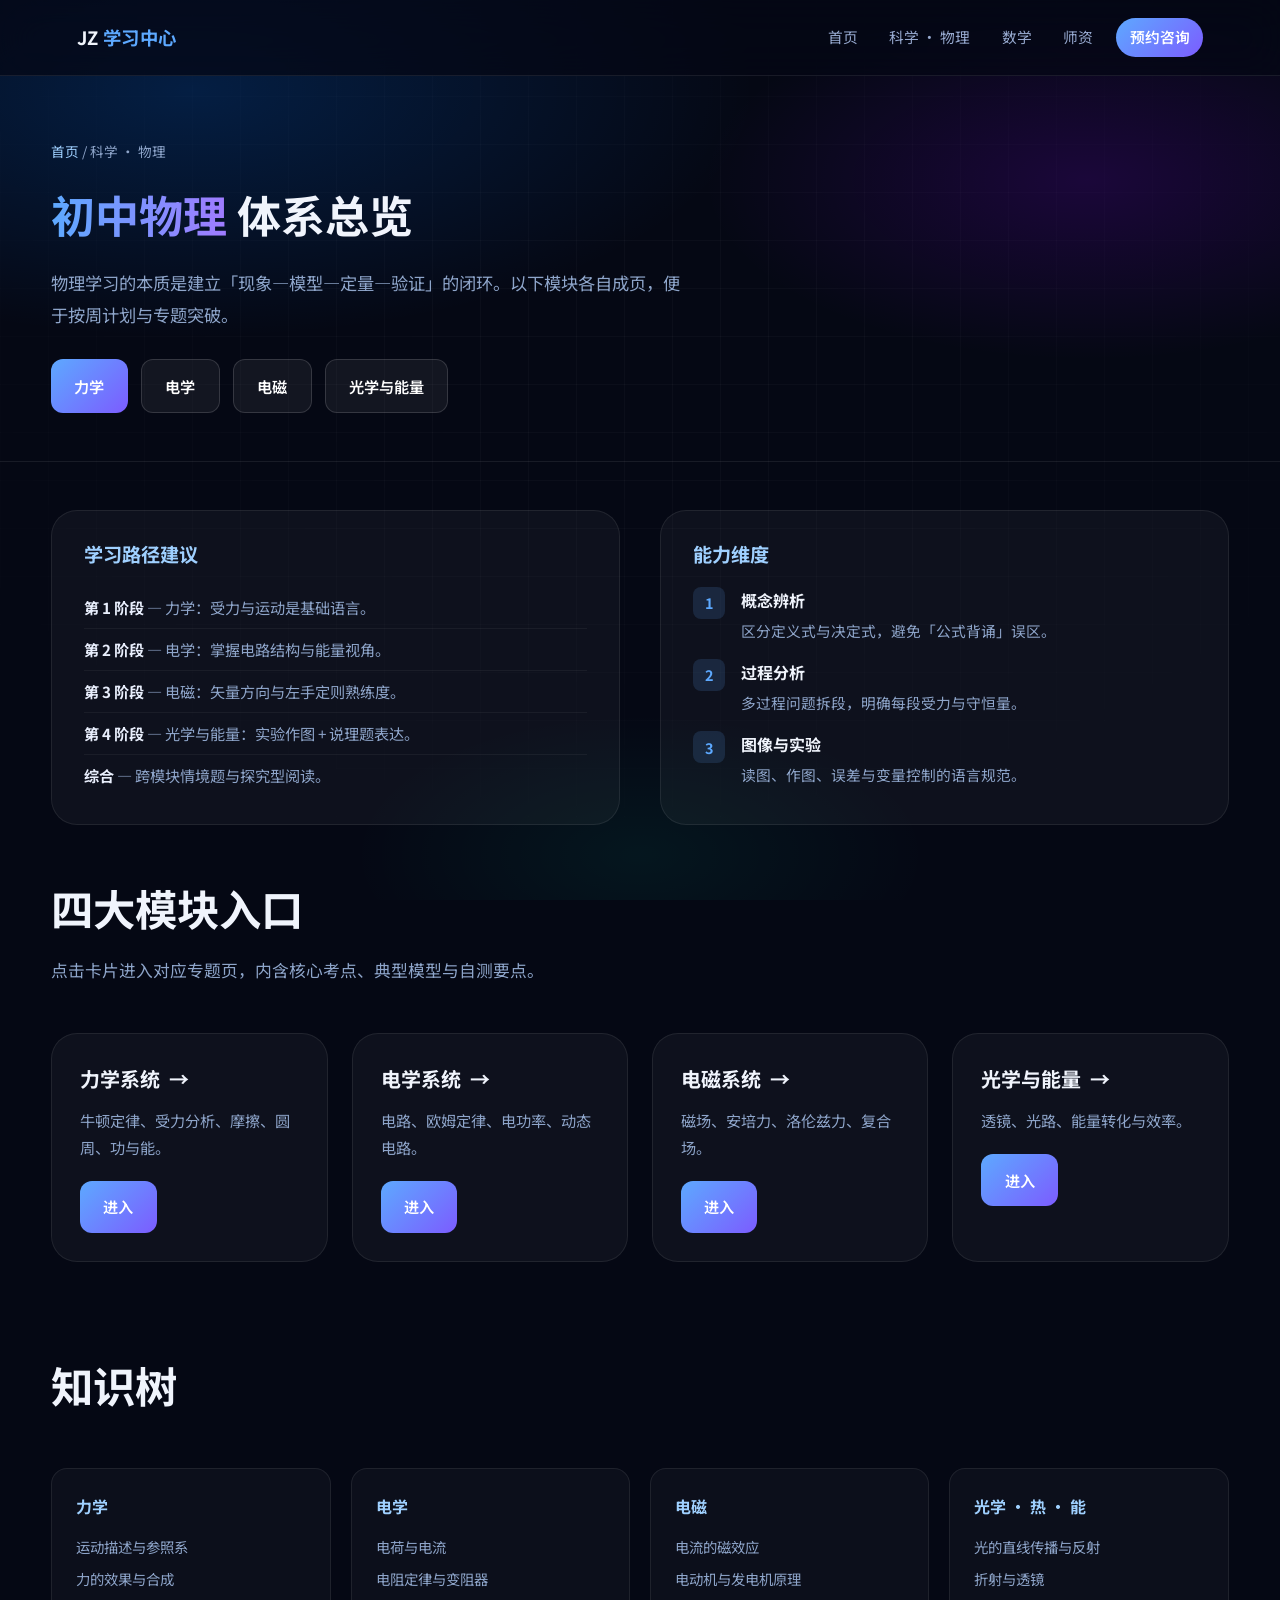
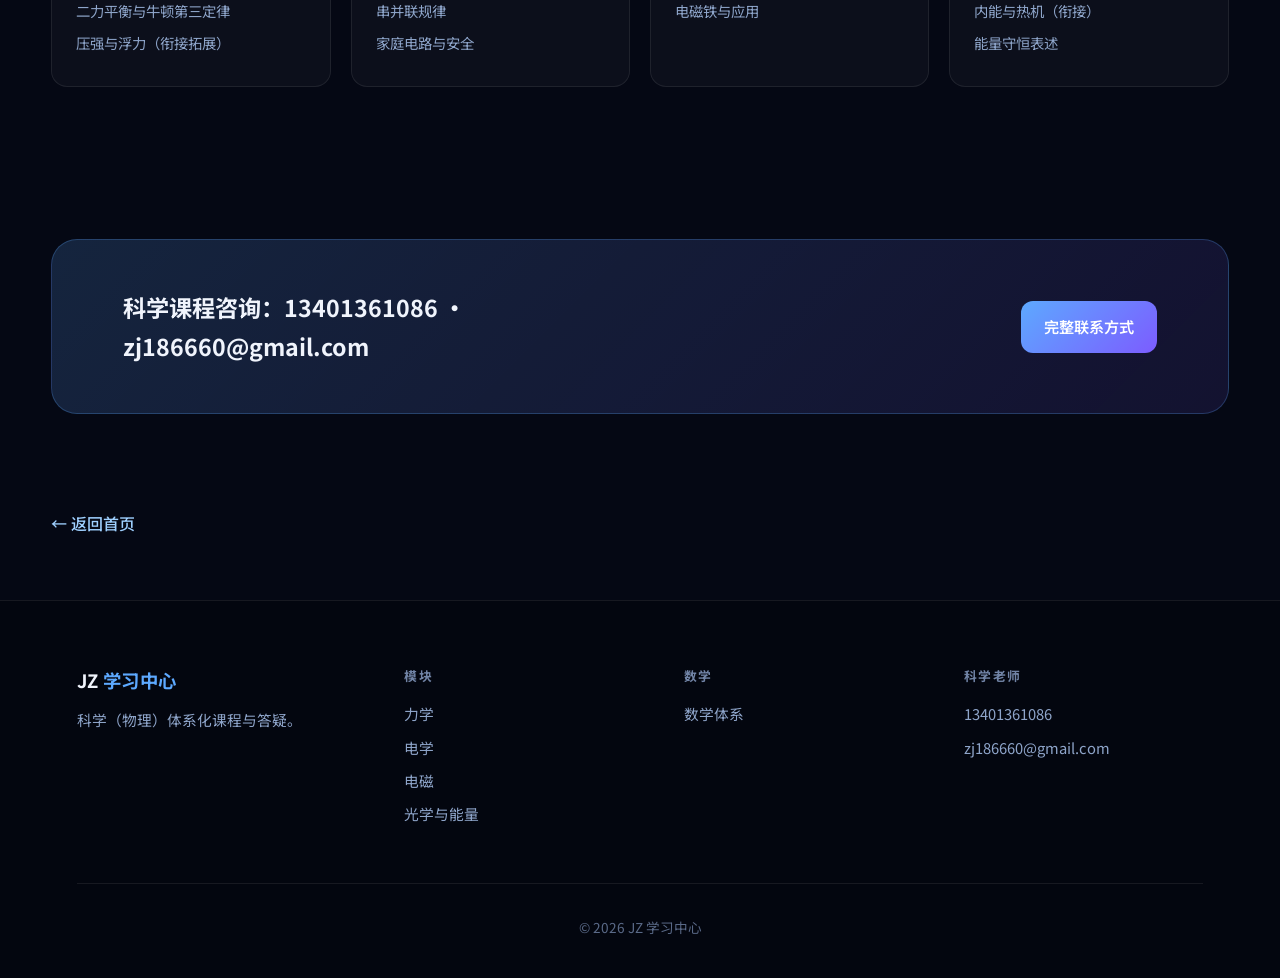
<file: physics.html>
<!DOCTYPE html>
<html lang="zh-CN">
<head>
  <meta charset="UTF-8">
  <meta name="viewport" content="width=device-width, initial-scale=1.0">
  <title>科学 · 物理体系 | JZ 学习中心</title>
  <meta name="description" content="初中物理四大模块：力学、电学、电磁、光学与能量。知识树、学习路径与专题入口。">
  <link rel="preconnect" href="https://fonts.googleapis.com">
  <link rel="preconnect" href="https://fonts.gstatic.com" crossorigin>
  <link href="https://fonts.googleapis.com/css2?family=Inter:wght@400;500;600;700&family=Noto+Sans+SC:wght@400;500;600;700&display=swap" rel="stylesheet">
  <link rel="stylesheet" href="assets/site.css">
</head>
<body>
  <div class="site-bg" aria-hidden="true"></div>
  <div class="site-grid" aria-hidden="true"></div>

  <header>
    <a class="logo" href="index.html">JZ <span>学习中心</span></a>
    <nav>
      <a href="index.html">首页</a>
      <a href="physics.html">科学 · 物理</a>
      <a href="math.html">数学</a>
      <a href="contact.html#teachers">师资</a>
      <a href="contact.html" class="nav-cta">预约咨询</a>
    </nav>
  </header>

  <main>
    <section class="page-hero">
      <div class="wrap">
        <p class="breadcrumb"><a href="index.html">首页</a> / 科学 · 物理</p>
        <h1><span class="gradient">初中物理</span> 体系总览</h1>
        <p class="lead" style="max-width:40rem;">
          物理学习的本质是建立「现象—模型—定量—验证」的闭环。以下模块各自成页，便于按周计划与专题突破。
        </p>
        <div class="hero-actions" style="margin-top:1.75rem;">
          <a class="btn btn-primary" href="mechanics.html">力学</a>
          <a class="btn btn-ghost" href="electricity.html">电学</a>
          <a class="btn btn-ghost" href="electromagnetism.html">电磁</a>
          <a class="btn btn-ghost" href="optics-energy.html">光学与能量</a>
        </div>
      </div>
    </section>

    <section class="content-block">
      <div class="wrap two-col">
        <div class="panel">
          <h2>学习路径建议</h2>
          <ul>
            <li><strong style="color:#e8eefc;">第 1 阶段</strong> — 力学：受力与运动是基础语言。</li>
            <li><strong style="color:#e8eefc;">第 2 阶段</strong> — 电学：掌握电路结构与能量视角。</li>
            <li><strong style="color:#e8eefc;">第 3 阶段</strong> — 电磁：矢量方向与左手定则熟练度。</li>
            <li><strong style="color:#e8eefc;">第 4 阶段</strong> — 光学与能量：实验作图 + 说理题表达。</li>
            <li><strong style="color:#e8eefc;">综合</strong> — 跨模块情境题与探究型阅读。</li>
          </ul>
        </div>
        <div class="panel">
          <h2>能力维度</h2>
          <div class="kpi-list">
            <div class="kpi">
              <span class="kpi-num">1</span>
              <div><h4>概念辨析</h4><p>区分定义式与决定式，避免「公式背诵」误区。</p></div>
            </div>
            <div class="kpi">
              <span class="kpi-num">2</span>
              <div><h4>过程分析</h4><p>多过程问题拆段，明确每段受力与守恒量。</p></div>
            </div>
            <div class="kpi">
              <span class="kpi-num">3</span>
              <div><h4>图像与实验</h4><p>读图、作图、误差与变量控制的语言规范。</p></div>
            </div>
          </div>
        </div>
      </div>
    </section>

    <section class="section" style="padding-top:0;">
      <div class="wrap">
        <div class="section-head">
          <h2 class="section-title">四大模块入口</h2>
          <p class="section-sub">点击卡片进入对应专题页，内含核心考点、典型模型与自测要点。</p>
        </div>
        <div class="cards">
          <a class="card card-link" href="mechanics.html">
            <h3>力学系统 <span class="arrow">→</span></h3>
            <p>牛顿定律、受力分析、摩擦、圆周、功与能。</p>
            <span class="btn btn-primary">进入</span>
          </a>
          <a class="card card-link" href="electricity.html">
            <h3>电学系统 <span class="arrow">→</span></h3>
            <p>电路、欧姆定律、电功率、动态电路。</p>
            <span class="btn btn-primary">进入</span>
          </a>
          <a class="card card-link" href="electromagnetism.html">
            <h3>电磁系统 <span class="arrow">→</span></h3>
            <p>磁场、安培力、洛伦兹力、复合场。</p>
            <span class="btn btn-primary">进入</span>
          </a>
          <a class="card card-link" href="optics-energy.html">
            <h3>光学与能量 <span class="arrow">→</span></h3>
            <p>透镜、光路、能量转化与效率。</p>
            <span class="btn btn-primary">进入</span>
          </a>
        </div>
      </div>
    </section>

    <section class="section" style="padding-top:0;">
      <div class="wrap">
        <div class="section-head">
          <h2 class="section-title">知识树</h2>
        </div>
        <div class="map-grid">
          <div class="map-item">
            <h4>力学</h4>
            <ul>
              <li>运动描述与参照系</li>
              <li>力的效果与合成</li>
              <li>二力平衡与牛顿第三定律</li>
              <li>压强与浮力（衔接拓展）</li>
            </ul>
          </div>
          <div class="map-item">
            <h4>电学</h4>
            <ul>
              <li>电荷与电流</li>
              <li>电阻定律与变阻器</li>
              <li>串并联规律</li>
              <li>家庭电路与安全</li>
            </ul>
          </div>
          <div class="map-item">
            <h4>电磁</h4>
            <ul>
              <li>电流的磁效应</li>
              <li>电动机与发电机原理</li>
              <li>电磁铁与应用</li>
            </ul>
          </div>
          <div class="map-item">
            <h4>光学 · 热 · 能</h4>
            <ul>
              <li>光的直线传播与反射</li>
              <li>折射与透镜</li>
              <li>内能与热机（衔接）</li>
              <li>能量守恒表述</li>
            </ul>
          </div>
        </div>
      </div>
    </section>

    <div class="wrap">
      <div class="cta-strip">
        <h2>科学课程咨询：13401361086 · zj186660@gmail.com</h2>
        <a class="btn btn-primary" href="contact.html">完整联系方式</a>
      </div>
    </div>

    <div class="wrap back-row">
      <a href="index.html">← 返回首页</a>
    </div>
  </main>

  <footer class="site-footer">
    <div class="footer-grid">
      <div class="footer-brand">
        <a class="logo" href="index.html">JZ <span>学习中心</span></a>
        <p>科学（物理）体系化课程与答疑。</p>
      </div>
      <div class="footer-col">
        <h4>模块</h4>
        <a href="mechanics.html">力学</a>
        <a href="electricity.html">电学</a>
        <a href="electromagnetism.html">电磁</a>
        <a href="optics-energy.html">光学与能量</a>
      </div>
      <div class="footer-col">
        <h4>数学</h4>
        <a href="math.html">数学体系</a>
      </div>
      <div class="footer-col">
        <h4>科学老师</h4>
        <p>13401361086</p>
        <a href="mailto:zj186660@gmail.com">zj186660@gmail.com</a>
      </div>
    </div>
    <div class="footer-bottom">© 2026 JZ 学习中心</div>
  </footer>
</body>
</html>
</file>
<file: assets/site.css>
/* JZ Learning — shared design system */
:root {
  --bg-deep: #050814;
  --bg-panel: rgba(255, 255, 255, 0.04);
  --border: rgba(255, 255, 255, 0.08);
  --text: #f0f4fc;
  --muted: #8ea5ca;
  --accent: #5da9ff;
  --accent2: #9f7bff;
  --accent-glow: rgba(93, 169, 255, 0.35);
  --success: #3ee0b8;
  --header-h: 76px;
  --radius-lg: 26px;
  --radius-md: 16px;
  --maxw: 1200px;
}

*,
*::before,
*::after {
  box-sizing: border-box;
  margin: 0;
  padding: 0;
}

html {
  scroll-behavior: smooth;
}

body {
  font-family: "Noto Sans SC", "Inter", system-ui, -apple-system, sans-serif;
  background: var(--bg-deep);
  color: var(--text);
  overflow-x: hidden;
  line-height: 1.65;
  font-size: 16px;
}

a {
  color: inherit;
}

.site-bg {
  position: fixed;
  inset: 0;
  background:
    radial-gradient(ellipse 80% 50% at 15% 10%, rgba(0, 119, 255, 0.2), transparent 55%),
    radial-gradient(ellipse 60% 40% at 85% 20%, rgba(140, 0, 255, 0.16), transparent 50%),
    radial-gradient(ellipse 50% 35% at 50% 95%, rgba(0, 255, 200, 0.06), transparent 45%),
    var(--bg-deep);
  z-index: -2;
}

.site-grid {
  position: fixed;
  inset: 0;
  background-image:
    linear-gradient(rgba(255, 255, 255, 0.028) 1px, transparent 1px),
    linear-gradient(90deg, rgba(255, 255, 255, 0.028) 1px, transparent 1px);
  background-size: 48px 48px;
  mask-image: radial-gradient(ellipse 70% 60% at 50% 40%, black 20%, transparent 100%);
  z-index: -1;
  pointer-events: none;
}

header {
  position: fixed;
  top: 0;
  left: 0;
  right: 0;
  height: var(--header-h);
  padding: 0 6%;
  display: flex;
  align-items: center;
  justify-content: space-between;
  backdrop-filter: blur(20px);
  background: rgba(5, 8, 22, 0.72);
  border-bottom: 1px solid var(--border);
  z-index: 1000;
}

.logo {
  font-size: 1.15rem;
  font-weight: 700;
  letter-spacing: 0.02em;
  text-decoration: none;
}

.logo span {
  color: var(--accent);
}

nav {
  display: flex;
  align-items: center;
  gap: 0.25rem;
  flex-wrap: wrap;
  justify-content: flex-end;
}

nav a {
  text-decoration: none;
  color: #98abd1;
  font-size: 0.92rem;
  padding: 0.45rem 0.85rem;
  border-radius: 999px;
  transition: color 0.2s, background 0.2s;
}

nav a:hover {
  color: #fff;
  background: rgba(255, 255, 255, 0.06);
}

.nav-cta {
  background: linear-gradient(135deg, var(--accent), #7c5cff) !important;
  color: #fff !important;
  font-weight: 600;
  margin-left: 0.35rem;
}

.nav-cta:hover {
  filter: brightness(1.08);
  box-shadow: 0 8px 28px var(--accent-glow);
}

main {
  padding-top: var(--header-h);
}

.wrap {
  width: min(100% - 8%, var(--maxw));
  margin-inline: auto;
}

.hero {
  min-height: calc(100vh - var(--header-h));
  display: flex;
  align-items: center;
  padding: 4rem 0 5rem;
}

.hero-grid {
  display: grid;
  grid-template-columns: 1.15fr 0.85fr;
  gap: 4rem;
  align-items: center;
}

.tag {
  display: inline-block;
  padding: 0.55rem 1.1rem;
  border-radius: 999px;
  background: rgba(93, 169, 255, 0.12);
  border: 1px solid rgba(93, 169, 255, 0.28);
  color: #9fd0ff;
  font-size: 0.82rem;
  margin-bottom: 1.5rem;
  letter-spacing: 0.04em;
}

.hero h1 {
  font-size: clamp(2.4rem, 5vw, 3.75rem);
  line-height: 1.08;
  font-weight: 700;
  margin-bottom: 1.25rem;
}

.gradient {
  background: linear-gradient(90deg, var(--accent), var(--accent2));
  -webkit-background-clip: text;
  -webkit-text-fill-color: transparent;
  background-clip: text;
}

.lead {
  color: var(--muted);
  font-size: 1.08rem;
  max-width: 34rem;
  line-height: 1.85;
}

.hero-actions {
  display: flex;
  flex-wrap: wrap;
  gap: 0.85rem;
  margin-top: 2rem;
}

.btn {
  display: inline-flex;
  align-items: center;
  justify-content: center;
  gap: 0.4rem;
  padding: 0.85rem 1.45rem;
  border-radius: 12px;
  font-weight: 600;
  text-decoration: none;
  transition: transform 0.2s, box-shadow 0.2s, filter 0.2s;
  border: none;
  cursor: pointer;
  font-size: 0.95rem;
}

.btn-primary {
  background: linear-gradient(135deg, var(--accent), #7c5cff);
  color: #fff;
}

.btn-primary:hover {
  transform: translateY(-2px);
  box-shadow: 0 12px 36px var(--accent-glow);
}

.btn-ghost {
  background: rgba(255, 255, 255, 0.06);
  color: #fff;
  border: 1px solid rgba(255, 255, 255, 0.14);
}

.btn-ghost:hover {
  background: rgba(255, 255, 255, 0.1);
  transform: translateY(-2px);
}

/* Orbit visual */
.orbit-box {
  position: relative;
  width: min(340px, 85vw);
  height: min(340px, 85vw);
  margin-inline: auto;
}

.orbit {
  position: absolute;
  inset: 0;
  border: 1px solid rgba(255, 255, 255, 0.1);
  border-radius: 50%;
  animation: spin 22s linear infinite;
}

.center-core {
  width: 110px;
  height: 110px;
  border-radius: 50%;
  background: linear-gradient(135deg, var(--accent), #7c5cff);
  position: absolute;
  left: 50%;
  top: 50%;
  transform: translate(-50%, -50%);
  display: flex;
  align-items: center;
  justify-content: center;
  font-weight: 700;
  font-size: 0.95rem;
  box-shadow: 0 0 48px var(--accent-glow);
}

.node {
  width: 52px;
  height: 52px;
  border-radius: 50%;
  background: #121c34;
  border: 1px solid rgba(93, 169, 255, 0.35);
  position: absolute;
  display: flex;
  align-items: center;
  justify-content: center;
  color: #84beff;
  font-size: 0.8rem;
  font-weight: 600;
}

.n1 { top: -8px; left: 50%; transform: translateX(-50%); }
.n2 { right: -8px; top: 50%; transform: translateY(-50%); }
.n3 { bottom: -8px; left: 50%; transform: translateX(-50%); }
.n4 { left: -8px; top: 50%; transform: translateY(-50%); }

@keyframes spin {
  from { transform: rotate(0deg); }
  to { transform: rotate(360deg); }
}

.section {
  padding: 5.5rem 0;
}

.section-head {
  margin-bottom: 3rem;
}

.section-title {
  font-size: clamp(1.85rem, 3.5vw, 2.65rem);
  font-weight: 700;
  margin-bottom: 0.75rem;
}

.section-sub {
  color: var(--muted);
  max-width: 42rem;
  font-size: 1.05rem;
  line-height: 1.8;
}

.stats-row {
  display: grid;
  grid-template-columns: repeat(auto-fit, minmax(160px, 1fr));
  gap: 1.25rem;
  margin-bottom: 4rem;
}

.stat {
  padding: 1.35rem 1.5rem;
  border-radius: var(--radius-md);
  background: var(--bg-panel);
  border: 1px solid var(--border);
}

.stat strong {
  display: block;
  font-size: 1.75rem;
  font-weight: 700;
  background: linear-gradient(90deg, var(--accent), var(--accent2));
  -webkit-background-clip: text;
  -webkit-text-fill-color: transparent;
  margin-bottom: 0.25rem;
}

.stat span {
  font-size: 0.88rem;
  color: var(--muted);
}

.cards {
  display: grid;
  grid-template-columns: repeat(auto-fit, minmax(260px, 1fr));
  gap: 1.5rem;
}

.card {
  background: var(--bg-panel);
  border: 1px solid var(--border);
  border-radius: var(--radius-lg);
  padding: 1.75rem;
  transition: border-color 0.3s, transform 0.3s, box-shadow 0.3s;
  position: relative;
  overflow: hidden;
}

.card::before {
  content: "";
  position: absolute;
  inset: 0;
  background: linear-gradient(135deg, rgba(93, 169, 255, 0.12), transparent 55%);
  opacity: 0;
  transition: opacity 0.35s;
  pointer-events: none;
}

.card:hover::before {
  opacity: 1;
}

.card:hover {
  transform: translateY(-6px);
  border-color: rgba(93, 169, 255, 0.35);
  box-shadow: 0 24px 48px rgba(0, 0, 0, 0.35);
}

.card h3 {
  font-size: 1.25rem;
  margin-bottom: 0.75rem;
  position: relative;
}

.card p {
  color: var(--muted);
  font-size: 0.95rem;
  line-height: 1.75;
  position: relative;
}

.card .btn {
  margin-top: 1.25rem;
  position: relative;
}

.card-link {
  text-decoration: none;
  color: inherit;
  display: block;
}

.card-link .arrow {
  display: inline-block;
  margin-left: 0.25rem;
  transition: transform 0.2s;
}

.card-link:hover .arrow {
  transform: translateX(4px);
}

/* Inner page hero */
.page-hero {
  padding: 4rem 0 3rem;
  border-bottom: 1px solid var(--border);
}

.page-hero h1 {
  font-size: clamp(2rem, 4vw, 2.75rem);
  margin-bottom: 1rem;
}

.breadcrumb {
  font-size: 0.85rem;
  color: var(--muted);
  margin-bottom: 1rem;
}

.breadcrumb a {
  color: #9fd0ff;
  text-decoration: none;
}

.breadcrumb a:hover {
  text-decoration: underline;
}

/* Content blocks */
.content-block {
  padding: 3rem 0;
}

.two-col {
  display: grid;
  grid-template-columns: 1fr 1fr;
  gap: 2.5rem;
}

.panel {
  background: var(--bg-panel);
  border: 1px solid var(--border);
  border-radius: var(--radius-lg);
  padding: 1.75rem 2rem;
}

.panel h2 {
  font-size: 1.2rem;
  margin-bottom: 1rem;
  color: #9fd0ff;
}

.panel ul {
  list-style: none;
}

.panel li {
  padding: 0.5rem 0;
  border-bottom: 1px solid rgba(255, 255, 255, 0.05);
  color: var(--muted);
  font-size: 0.95rem;
}

.panel li:last-child {
  border-bottom: none;
}

.kpi-list {
  display: flex;
  flex-direction: column;
  gap: 1rem;
}

.kpi {
  display: flex;
  gap: 1rem;
  align-items: flex-start;
}

.kpi-num {
  flex-shrink: 0;
  width: 2rem;
  height: 2rem;
  border-radius: 8px;
  background: rgba(93, 169, 255, 0.15);
  color: var(--accent);
  font-weight: 700;
  display: flex;
  align-items: center;
  justify-content: center;
  font-size: 0.9rem;
}

.kpi h4 {
  font-size: 1rem;
  margin-bottom: 0.35rem;
}

.kpi p {
  color: var(--muted);
  font-size: 0.92rem;
}

.formula {
  margin-top: 1rem;
  padding: 1rem 1.25rem;
  border-radius: var(--radius-md);
  background: rgba(93, 169, 255, 0.1);
  border: 1px solid rgba(93, 169, 255, 0.2);
  font-size: 1.35rem;
  text-align: center;
  color: #9fd0ff;
  font-weight: 600;
  font-family: "Inter", ui-monospace, monospace;
}

.cta-strip {
  margin: 4rem 0;
  padding: 3rem 6%;
  border-radius: var(--radius-lg);
  background: linear-gradient(135deg, rgba(93, 169, 255, 0.18), rgba(124, 92, 255, 0.12));
  border: 1px solid rgba(93, 169, 255, 0.25);
  display: flex;
  flex-wrap: wrap;
  align-items: center;
  justify-content: space-between;
  gap: 1.5rem;
}

.cta-strip h2 {
  font-size: 1.45rem;
  max-width: 28rem;
}

.map-grid {
  display: grid;
  grid-template-columns: repeat(auto-fit, minmax(220px, 1fr));
  gap: 1.25rem;
}

.map-item {
  padding: 1.5rem;
  border-radius: var(--radius-md);
  background: rgba(255, 255, 255, 0.03);
  border: 1px solid var(--border);
}

.map-item h4 {
  color: #9fd0ff;
  margin-bottom: 1rem;
  font-size: 1rem;
}

.map-item ul {
  list-style: none;
}

.map-item li {
  margin-bottom: 0.5rem;
  color: var(--muted);
  font-size: 0.9rem;
}

/* Footer */
.site-footer {
  padding: 4rem 6% 2.5rem;
  border-top: 1px solid var(--border);
  background: rgba(0, 0, 0, 0.25);
}

.footer-grid {
  display: grid;
  grid-template-columns: 1.2fr repeat(3, 1fr);
  gap: 2.5rem;
  max-width: var(--maxw);
  margin: 0 auto 3rem;
}

.footer-brand p {
  color: var(--muted);
  font-size: 0.92rem;
  margin-top: 0.75rem;
  max-width: 22rem;
}

.footer-col h4 {
  font-size: 0.8rem;
  text-transform: uppercase;
  letter-spacing: 0.12em;
  color: #7184a6;
  margin-bottom: 1rem;
}

.footer-col a,
.footer-col p {
  display: block;
  color: var(--muted);
  text-decoration: none;
  font-size: 0.92rem;
  margin-bottom: 0.55rem;
}

.footer-col a:hover {
  color: #fff;
}

.footer-bottom {
  text-align: center;
  padding-top: 2rem;
  border-top: 1px solid var(--border);
  color: #5a6a88;
  font-size: 0.85rem;
}

/* Mechanics accordions */
.module {
  background: var(--bg-panel);
  border: 1px solid var(--border);
  border-radius: var(--radius-lg);
  margin-bottom: 1rem;
  overflow: hidden;
  transition: border-color 0.25s;
}

.module:hover {
  border-color: rgba(93, 169, 255, 0.22);
}

.module-header {
  padding: 1.25rem 1.5rem;
  display: flex;
  justify-content: space-between;
  align-items: center;
  cursor: pointer;
  user-select: none;
}

.module-header h3 {
  font-size: 1.15rem;
}

.toggle {
  font-size: 1.35rem;
  color: var(--accent);
  font-weight: 300;
}

.module-content {
  max-height: 0;
  overflow: hidden;
  transition: max-height 0.45s ease;
  padding: 0 1.5rem;
}

.module-content-inner {
  padding-bottom: 1.5rem;
}

.module-content p {
  color: var(--muted);
  margin-bottom: 1rem;
}

.inner-cards {
  display: grid;
  grid-template-columns: repeat(auto-fit, minmax(200px, 1fr));
  gap: 1rem;
  margin-top: 1rem;
}

.inner-cards .card {
  padding: 1.15rem;
}

.inner-cards .card h4 {
  color: #9fd0ff;
  margin-bottom: 0.5rem;
  font-size: 0.95rem;
}

.inner-cards .card p {
  font-size: 0.88rem;
  margin: 0;
}

.back-row {
  padding: 2rem 0 4rem;
}

.back-row a {
  color: #9fd0ff;
  text-decoration: none;
  font-weight: 500;
}

.back-row a:hover {
  text-decoration: underline;
}

@media (max-width: 960px) {
  .hero-grid {
    grid-template-columns: 1fr;
  }

  .two-col {
    grid-template-columns: 1fr;
  }

  .footer-grid {
    grid-template-columns: 1fr 1fr;
  }
}

@media (max-width: 600px) {
  :root {
    --header-h: 128px;
  }

  header {
    height: auto;
    min-height: auto;
    flex-direction: column;
    padding: 0.85rem 5%;
    gap: 0.65rem;
  }

  nav {
    justify-content: center;
  }

  .footer-grid {
    grid-template-columns: 1fr;
  }
}
</file>
